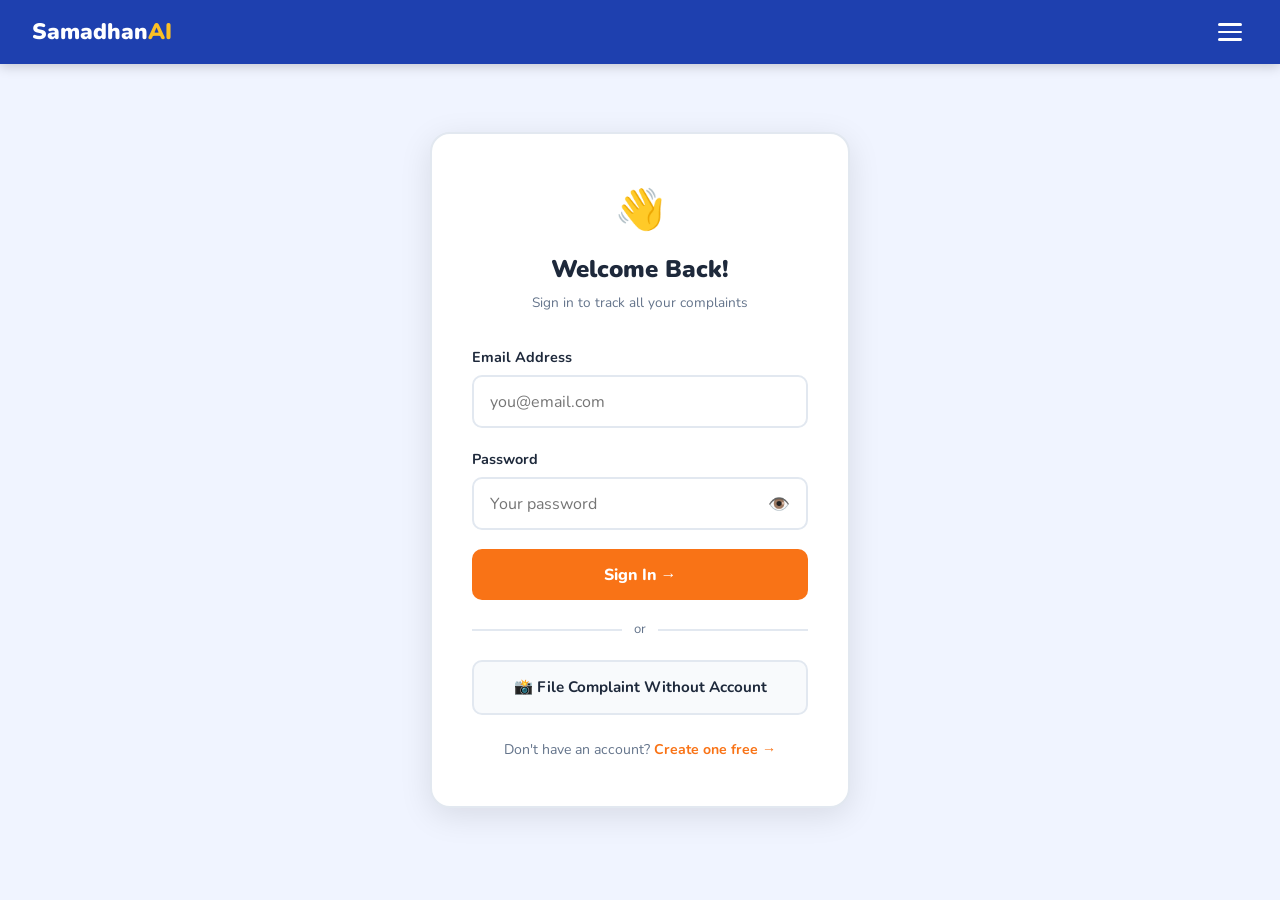
<file: src/main/resources/static/admin.html>
<!DOCTYPE html>
<html lang="en">
<head>
    <meta charset="UTF-8"/>
    <meta name="viewport" content="width=device-width,initial-scale=1.0"/>
    <title>Admin Panel — SamadhanAI</title>
    <link href="https://fonts.googleapis.com/css2?family=Nunito:wght@400;500;600;700;800;900&display=swap" rel="stylesheet"/>
    <link rel="stylesheet" href="css/style.css"/>
    <style>
        *{margin:0;padding:0;box-sizing:border-box;}
        :root{--blue:#1e40af;--blue2:#2563eb;--orange:#f97316;--green:#16a34a;--red:#dc2626;--yellow:#d97706;--bg:#f8fafc;--white:#fff;--gray:#64748b;--border:#e2e8f0;--text:#1e293b;}
        body{font-family:'Nunito',sans-serif;background:var(--bg);color:var(--text);}
        a{text-decoration:none;color:inherit;}
        nav{background:var(--blue);height:64px;display:flex;align-items:center;justify-content:space-between;padding:0 2rem;position:sticky;top:0;z-index:200;box-shadow:0 2px 12px rgba(0,0,0,.2);}
        .logo{font-size:1.4rem;font-weight:900;color:#fff;}.logo span{color:#fbbf24;}
        .nav-links{display:flex;align-items:center;gap:1rem;}.nav-links a{color:#bfdbfe;font-size:.9rem;font-weight:600;}.nav-links a:hover{color:#fff;}
        .admin-chip{background:rgba(249,115,22,.2);color:#fed7aa;padding:.25rem .8rem;border-radius:20px;font-size:.75rem;font-weight:800;border:1px solid rgba(249,115,22,.3);}
        .logout-btn{background:rgba(239,68,68,.2);color:#fca5a5;padding:.35rem .9rem;border-radius:8px;font-size:.85rem;font-weight:700;border:1px solid rgba(239,68,68,.3);cursor:pointer;font-family:'Nunito',sans-serif;}
        .page-hdr{background:linear-gradient(135deg,var(--orange),#dc6b00);color:#fff;padding:2.5rem 2rem;text-align:center;}
        .page-hdr h1{font-size:1.8rem;font-weight:900;margin-bottom:.3rem;}
        .page-hdr p{color:rgba(255,255,255,.85);font-size:.95rem;}
        .main{max-width:1100px;margin:0 auto;padding:2rem;}
        .card{background:#fff;border:2px solid var(--border);border-radius:16px;padding:1.8rem;margin-bottom:1.5rem;}
        .stats-grid{display:grid;grid-template-columns:repeat(auto-fit,minmax(160px,1fr));gap:1rem;margin-bottom:1.5rem;}
        .stat-card{background:#fff;border:2px solid var(--border);border-radius:14px;padding:1.4rem;text-align:center;transition:.2s;}
        .stat-card:hover{transform:translateY(-2px);box-shadow:0 4px 16px rgba(0,0,0,.08);}
        .stat-n{font-size:2rem;font-weight:900;line-height:1;margin-bottom:.25rem;}
        .stat-l{font-size:.7rem;font-weight:700;color:var(--gray);text-transform:uppercase;letter-spacing:.05em;}
        .tabs{display:flex;gap:.4rem;background:#f1f5f9;padding:.35rem;border-radius:12px;border:2px solid var(--border);width:fit-content;margin-bottom:1.5rem;}
        .tab-btn{padding:.55rem 1.5rem;border-radius:9px;cursor:pointer;font-family:'Nunito',sans-serif;font-size:.9rem;font-weight:700;color:var(--gray);border:none;background:none;transition:.18s;}
        .tab-btn.active{background:#fff;color:var(--blue);box-shadow:0 2px 8px rgba(0,0,0,.1);}
        .tab-pane{display:none;}.tab-pane.active{display:block;}
        .filter-row{display:flex;gap:.7rem;flex-wrap:wrap;margin-bottom:1.2rem;}
        .filter-row input,.filter-row select{padding:.65rem .95rem;border:2px solid var(--border);border-radius:10px;font-family:'Nunito',sans-serif;font-size:.88rem;color:var(--text);background:#fff;outline:none;transition:.18s;}
        .filter-row input{flex:1;min-width:200px;}
        .filter-row input:focus,.filter-row select:focus{border-color:var(--blue2);}
        .table-wrap{overflow-x:auto;}
        table{width:100%;border-collapse:collapse;font-size:.86rem;}
        thead th{font-size:.7rem;font-weight:700;color:var(--gray);text-transform:uppercase;letter-spacing:.05em;padding:.75rem .9rem;text-align:left;border-bottom:2px solid var(--border);white-space:nowrap;background:#f8fafc;}
        tbody td{padding:.85rem .9rem;border-bottom:1.5px solid var(--border);color:var(--text);vertical-align:middle;}
        tbody tr:last-child td{border:none;}
        tbody tr:hover td{background:#f8fafc;}
        .s-badge{display:inline-flex;align-items:center;padding:.22rem .75rem;border-radius:20px;font-size:.76rem;font-weight:700;}
        .s-PENDING{background:#fffbeb;color:var(--yellow);border:1.5px solid #fde68a;}
        .s-IN_PROGRESS{background:#eff6ff;color:var(--blue2);border:1.5px solid #bfdbfe;}
        .s-RESOLVED{background:#f0fdf4;color:var(--green);border:1.5px solid #bbf7d0;}
        .s-REJECTED{background:#fef2f2;color:var(--red);border:1.5px solid #fecaca;}
        .s-ACTIVE{background:#f0fdf4;color:var(--green);border:1.5px solid #bbf7d0;}
        .s-DISABLED{background:#fef2f2;color:var(--red);border:1.5px solid #fecaca;}
        .s-USER{background:#eff6ff;color:var(--blue2);border:1.5px solid #bfdbfe;}
        .s-ADMIN{background:#fff7ed;color:var(--orange);border:1.5px solid #fed7aa;}
        .mini-av{width:34px;height:34px;border-radius:50%;background:linear-gradient(135deg,var(--orange),#f59e0b);display:flex;align-items:center;justify-content:center;font-size:.9rem;font-weight:900;color:#fff;flex-shrink:0;}
        .btn{display:inline-flex;align-items:center;gap:.3rem;padding:.5rem 1rem;border-radius:8px;font-family:'Nunito',sans-serif;font-size:.82rem;font-weight:700;cursor:pointer;border:none;transition:.18s;text-decoration:none;}
        .btn-blue-soft{background:#eff6ff;color:var(--blue2);border:1.5px solid #bfdbfe;}.btn-blue-soft:hover{background:#dbeafe;}
        .btn-orange-soft{background:#fff7ed;color:var(--orange);border:1.5px solid #fed7aa;}.btn-orange-soft:hover{background:#ffedd5;}
        .btn-red-soft{background:#fef2f2;color:var(--red);border:1.5px solid #fecaca;}.btn-red-soft:hover{background:#fee2e2;}
        .btn-green-soft{background:#f0fdf4;color:var(--green);border:1.5px solid #bbf7d0;}.btn-green-soft:hover{background:#dcfce7;}
        .btn-orange{background:var(--orange);color:#fff;}.btn-orange:hover{background:#ea6c00;}
        .btn-gray{background:#f1f5f9;color:var(--text);border:2px solid var(--border);}.btn-gray:hover{background:#e2e8f0;}
        .btn-sm{padding:.4rem .85rem;font-size:.78rem;}
        .btn-full{width:100%;justify-content:center;}
        .modal-overlay{display:none;position:fixed;inset:0;background:rgba(0,0,0,.5);z-index:999;align-items:center;justify-content:center;padding:1rem;}
        .modal-overlay.open{display:flex;}
        .modal{background:#fff;border-radius:20px;padding:2rem;max-width:440px;width:100%;box-shadow:0 20px 60px rgba(0,0,0,.2);animation:popIn .2s ease;}
        @keyframes popIn{from{transform:scale(.94);opacity:0;}to{transform:scale(1);opacity:1;}}
        .modal h3{font-size:1.15rem;font-weight:900;margin-bottom:.25rem;}
        .modal .sub{font-size:.82rem;color:var(--gray);margin-bottom:1.2rem;}
        .form-group{margin-bottom:1rem;}
        .form-group label{display:block;font-size:.85rem;font-weight:700;color:var(--text);margin-bottom:.35rem;}
        select,textarea{width:100%;padding:.8rem 1rem;border:2px solid var(--border);border-radius:10px;font-family:'Nunito',sans-serif;font-size:.9rem;color:var(--text);background:#fff;outline:none;transition:.18s;}
        textarea{resize:vertical;min-height:80px;}
        select:focus,textarea:focus{border-color:var(--blue2);}
        .modal-actions{display:flex;gap:.75rem;margin-top:1.3rem;}
        .loading{text-align:center;padding:2rem;color:var(--gray);font-size:.9rem;}
        .spinner{width:24px;height:24px;border:3px solid var(--border);border-top-color:var(--blue2);border-radius:50%;animation:spin .7s linear infinite;margin:0 auto .6rem;}
        @keyframes spin{to{transform:rotate(360deg);}}
        .toast{position:fixed;bottom:1.5rem;right:1.5rem;background:var(--text);color:#fff;padding:.8rem 1.4rem;border-radius:10px;font-size:.88rem;font-weight:600;display:none;z-index:9999;box-shadow:0 4px 16px rgba(0,0,0,.25);}
        @media(max-width:600px){.tabs{width:100%;}.tab-btn{flex:1;text-align:center;}}
    </style>
</head>
<body>

<!-- ✅ CHANGE 1 -->
<nav>
    <a href="index.html" class="logo">Samadhan<span>AI</span></a>
    <button class="hamburger" id="hamburger" onclick="toggleNav()" aria-label="Menu">
        <span></span><span></span><span></span>
    </button>
</nav>

<!-- ✅ CHANGE 2 — nav-login-btn + nav-profile-btn added for auth.js initNav() -->
<div class="mobile-nav" id="mobile-nav">
    <a href="index.html">🏠 Home</a>
    <a href="dashboard.html">📊 Dashboard</a>
    <a href="track.html">🔍 Track</a>
    <a href="submit.html" class="nav-cta">📸 File Complaint</a>
    <a href="login.html" id="nav-login-btn" style="display:none;">Login</a>
    <a href="profile.html" id="nav-profile-btn" style="display:none;"></a>
    <button class="logout-btn" onclick="doLogout()">Logout</button>
</div>


<div class="page-hdr">
    <h1>🛡️ Admin Panel</h1>
    <p>Manage users, complaints, and update statuses</p>
</div>

<div class="main">

    <div class="stats-grid">
        <div class="stat-card"><div class="stat-n" id="as-users" style="color:var(--blue)">—</div><div class="stat-l">👥 Total Users</div></div>
        <div class="stat-card"><div class="stat-n" id="as-total" style="color:var(--orange)">—</div><div class="stat-l">📋 Total Complaints</div></div>
        <div class="stat-card"><div class="stat-n" id="as-res" style="color:var(--green)">—</div><div class="stat-l">✅ Resolved</div></div>
        <div class="stat-card"><div class="stat-n" id="as-ign" style="color:var(--red)">—</div><div class="stat-l">🚨 Ignored 30d+</div></div>
    </div>

    <div class="tabs">
        <button class="tab-btn active" onclick="switchTab('users',this)">👥 Users</button>
        <button class="tab-btn" onclick="switchTab('complaints',this)">📋 Complaints</button>
    </div>

    <!-- TAB: USERS -->
    <div class="tab-pane active" id="tab-users">
        <div class="card">
            <div style="display:flex;justify-content:space-between;align-items:center;margin-bottom:1.2rem;">
                <div style="font-size:1rem;font-weight:900;">All Users</div>
                <span style="font-size:.82rem;color:var(--gray);" id="users-count"></span>
            </div>
            <div class="filter-row">
                <input type="text" id="user-search" placeholder="🔍 Search by name or email..." oninput="filterUsers()"/>
                <select id="user-role-f" onchange="filterUsers()">
                    <option value="">All Roles</option>
                    <option value="USER">Users</option>
                    <option value="ADMIN">Admins</option>
                </select>
            </div>
            <div id="users-loading" class="loading"><div class="spinner"></div>Loading users...</div>
            <div class="table-wrap" id="users-table-wrap" style="display:none;">
                <table>
                    <thead><tr><th>User</th><th>Email</th><th>Complaints</th><th>Joined</th><th>Role</th><th>Status</th><th>Actions</th></tr></thead>
                    <tbody id="users-body"></tbody>
                </table>
            </div>
        </div>
    </div>

    <!-- TAB: COMPLAINTS -->
    <div class="tab-pane" id="tab-complaints">
        <div class="card">
            <div style="display:flex;justify-content:space-between;align-items:center;margin-bottom:1.2rem;">
                <div style="font-size:1rem;font-weight:900;">All Complaints</div>
                <span style="font-size:.82rem;color:var(--gray);" id="comp-count"></span>
            </div>
            <div class="filter-row">
                <input type="text" id="comp-search" placeholder="🔍 Search by ID, type, ward..." oninput="filterComplaints()"/>
                <select id="comp-status-f" onchange="filterComplaints()">
                    <option value="">All Statuses</option>
                    <option value="PENDING">⏳ Pending</option>
                    <option value="IN_PROGRESS">🔄 In Progress</option>
                    <option value="RESOLVED">✅ Resolved</option>
                    <option value="REJECTED">❌ Rejected</option>
                </select>
                <select id="comp-dept-f" onchange="filterComplaints()">
                    <option value="">All Departments</option>
                    <option value="PWD">PWD</option>
                    <option value="MUNICIPAL_CORPORATION">Municipal Corp</option>
                    <option value="ELECTRICITY_BOARD">Electricity Board</option>
                    <option value="WATER_SUPPLY">Water Supply</option>
                    <option value="SANITATION">Sanitation</option>
                </select>
            </div>
            <div id="comp-loading" class="loading"><div class="spinner"></div>Loading complaints...</div>
            <div class="table-wrap" id="comp-table-wrap" style="display:none;">
                <table>
                    <thead><tr><th>Reference ID</th><th>Type</th><th>Department</th><th>Ward</th><th>Filed By</th><th>Date</th><th>Status</th><th>Resolved By</th><th>Actions</th></tr></thead>
                    <tbody id="comp-body"></tbody>
                </table>
            </div>
        </div>
    </div>

</div>

<!-- STATUS MODAL -->
<div class="modal-overlay" id="status-modal">
    <div class="modal">
        <h3>📋 Update Status</h3>
        <p class="sub" id="modal-ref-txt">Complaint: —</p>
        <div class="form-group">
            <label>New Status</label>
            <select id="new-status">
                <option value="PENDING">⏳ Pending</option>
                <option value="IN_PROGRESS">🔄 In Progress</option>
                <option value="RESOLVED">✅ Resolved</option>
                <option value="REJECTED">❌ Rejected</option>
            </select>
        </div>
        <div class="form-group">
            <label>Resolution Note <span style="color:var(--gray);font-weight:400;font-size:.78rem;">(sent to citizen via email)</span></label>
            <textarea id="res-note" placeholder="e.g. Pothole filled on Jan 15 by PWD team..."></textarea>
        </div>
        <div class="modal-actions">
            <button class="btn btn-gray btn-full" onclick="closeStatusModal()">Cancel</button>
            <button class="btn btn-orange btn-full" onclick="confirmStatus()">✅ Update</button>
        </div>
    </div>
</div>

<div class="toast" id="toast"></div>

<script>
    if(!localStorage.getItem('sam_token')){location.href='login.html';}
    try{const u=JSON.parse(localStorage.getItem('sam_user')||'null');if(u&&u.role!=='ADMIN'){location.href='profile.html';}}catch(e){}

    // ✅ CHANGE 3
    function toggleNav() {
        document.getElementById('hamburger').classList.toggle('open');
        document.getElementById('mobile-nav').classList.toggle('open');
    }
    document.addEventListener('click', function(e) {
        const h = document.getElementById('hamburger');
        const n = document.getElementById('mobile-nav');
        if (!h.contains(e.target) && !n.contains(e.target)) {
            h.classList.remove('open');
            n.classList.remove('open');
        }
    });
</script>
<script src="js/auth.js"></script>
<script src="js/admin.js"></script>
</body>
</html>
</file>
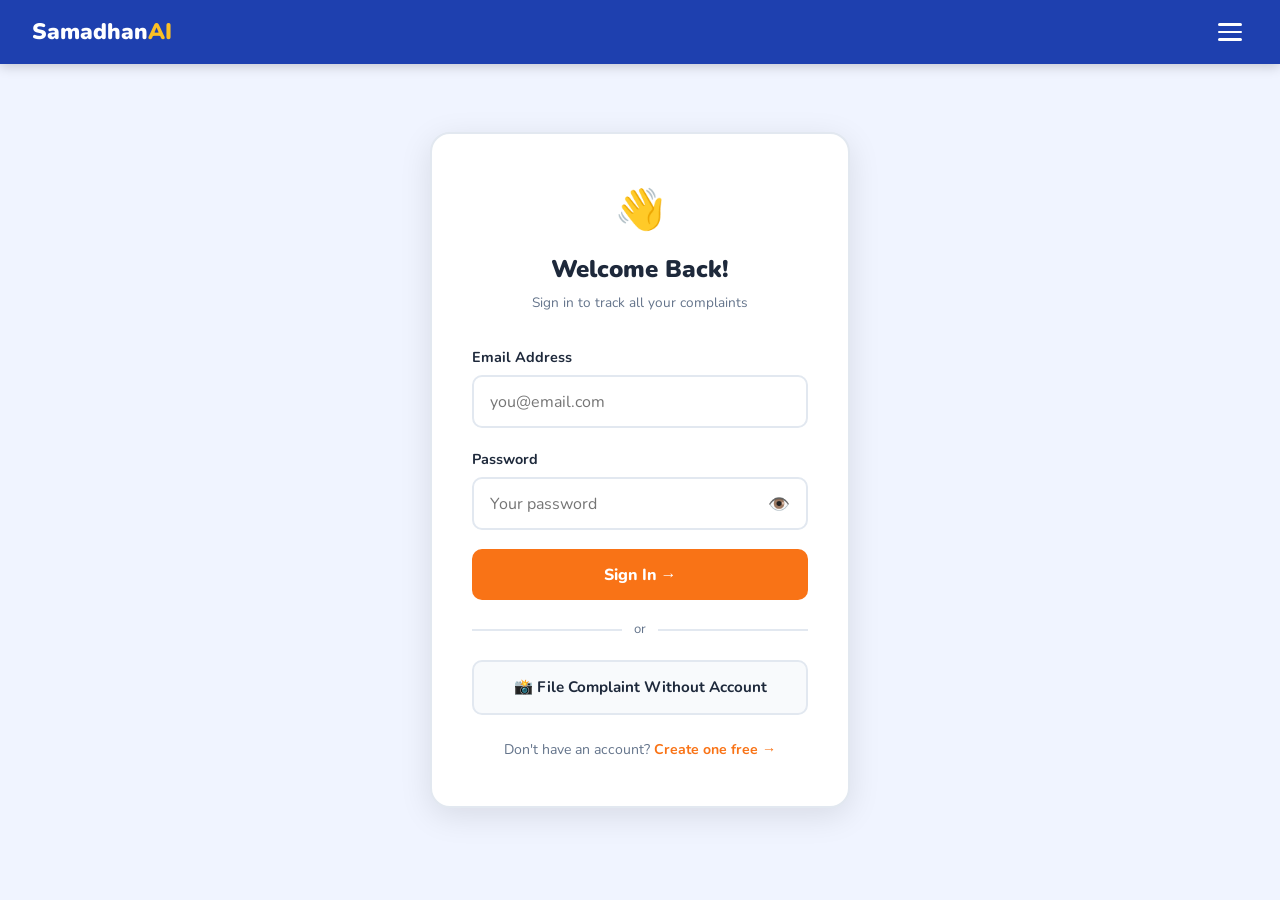
<file: src/main/resources/static/profile.html>
<!DOCTYPE html>
<html lang="en">
<head>
    <meta charset="UTF-8"/>
    <meta name="viewport" content="width=device-width,initial-scale=1.0"/>
    <title>My Profile — SamadhanAI</title>
    <link href="https://fonts.googleapis.com/css2?family=Nunito:wght@400;500;600;700;800;900&display=swap" rel="stylesheet"/>
    <link rel="stylesheet" href="css/style.css"/>
    <style>
        *{margin:0;padding:0;box-sizing:border-box;}
        :root{--blue:#1e40af;--blue2:#2563eb;--orange:#f97316;--green:#16a34a;--red:#dc2626;--yellow:#d97706;--bg:#f8fafc;--white:#fff;--gray:#64748b;--border:#e2e8f0;--text:#1e293b;}
        body{font-family:'Nunito',sans-serif;background:var(--bg);color:var(--text);}
        a{text-decoration:none;color:inherit;}
        nav{background:var(--blue);height:64px;display:flex;align-items:center;justify-content:space-between;padding:0 2rem;position:sticky;top:0;z-index:200;box-shadow:0 2px 12px rgba(0,0,0,.2);}
        .logo{font-size:1.4rem;font-weight:900;color:#fff;}.logo span{color:#fbbf24;}
        .nav-links{display:flex;align-items:center;gap:1rem;}.nav-links a{color:#bfdbfe;font-size:.9rem;font-weight:600;}.nav-links a:hover{color:#fff;}
        .logout-btn{background:rgba(239,68,68,.2);color:#fca5a5;padding:.35rem .9rem;border-radius:8px;font-size:.88rem;font-weight:700;border:1px solid rgba(239,68,68,.3);cursor:pointer;font-family:'Nunito',sans-serif;}
        .logout-btn:hover{background:rgba(239,68,68,.3);}
        .page-hdr{background:var(--blue);color:#fff;padding:2.5rem 2rem;text-align:center;}
        .page-hdr h1{font-size:1.8rem;font-weight:900;margin-bottom:.3rem;}
        .page-hdr p{color:#bfdbfe;font-size:.95rem;}
        .main{max-width:800px;margin:0 auto;padding:2rem;}
        .card{background:#fff;border:2px solid var(--border);border-radius:16px;padding:1.8rem;margin-bottom:1.5rem;}
        .card-hdr{display:flex;align-items:center;gap:.75rem;margin-bottom:1.3rem;}
        .card-ico{width:44px;height:44px;border-radius:12px;display:flex;align-items:center;justify-content:center;font-size:1.3rem;flex-shrink:0;}
        .card-hdr h3{font-size:1.05rem;font-weight:800;color:var(--text);}
        .card-hdr p{font-size:.78rem;color:var(--gray);}
        .avatar{width:72px;height:72px;border-radius:50%;background:linear-gradient(135deg,var(--orange),#f59e0b);display:flex;align-items:center;justify-content:center;font-size:1.8rem;font-weight:900;color:#fff;flex-shrink:0;box-shadow:0 4px 16px rgba(249,115,22,.3);}
        .role-badge{display:inline-flex;align-items:center;gap:.3rem;padding:.2rem .75rem;border-radius:20px;font-size:.72rem;font-weight:800;margin-top:.4rem;}
        .role-USER{background:#eff6ff;color:var(--blue2);border:1.5px solid #bfdbfe;}
        .role-ADMIN{background:#fff7ed;color:var(--orange);border:1.5px solid #fed7aa;}
        .stats-grid{display:grid;grid-template-columns:repeat(auto-fit,minmax(140px,1fr));gap:1rem;margin-bottom:1.5rem;}
        .stat-card{background:#fff;border:2px solid var(--border);border-radius:14px;padding:1.2rem;text-align:center;transition:.2s;}
        .stat-card:hover{transform:translateY(-2px);box-shadow:0 4px 16px rgba(0,0,0,.07);}
        .stat-n{font-size:1.9rem;font-weight:900;line-height:1;margin-bottom:.25rem;}
        .stat-l{font-size:.7rem;font-weight:700;color:var(--gray);text-transform:uppercase;letter-spacing:.05em;}
        .tabs{display:flex;gap:.4rem;background:#f1f5f9;padding:.35rem;border-radius:12px;border:2px solid var(--border);width:fit-content;margin-bottom:1.5rem;}
        .tab-btn{padding:.55rem 1.4rem;border-radius:9px;cursor:pointer;font-family:'Nunito',sans-serif;font-size:.9rem;font-weight:700;color:var(--gray);border:none;background:none;transition:.18s;}
        .tab-btn.active{background:#fff;color:var(--blue);box-shadow:0 2px 8px rgba(0,0,0,.1);}
        .tab-pane{display:none;}.tab-pane.active{display:block;}
        .comp-row{display:flex;justify-content:space-between;align-items:center;padding:1rem 0;border-bottom:1.5px solid var(--border);gap:1rem;flex-wrap:wrap;}
        .comp-row:last-child{border:none;}
        .comp-ref{font-size:.92rem;font-weight:800;color:var(--text);}
        .comp-meta{font-size:.76rem;color:var(--gray);margin-top:.15rem;}
        .status-badge{display:inline-flex;align-items:center;gap:.3rem;padding:.25rem .8rem;border-radius:20px;font-size:.76rem;font-weight:700;}
        .s-PENDING{background:#fffbeb;color:var(--yellow);border:1.5px solid #fde68a;}
        .s-IN_PROGRESS{background:#eff6ff;color:var(--blue2);border:1.5px solid #bfdbfe;}
        .s-RESOLVED{background:#f0fdf4;color:var(--green);border:1.5px solid #bbf7d0;}
        .s-REJECTED{background:#fef2f2;color:var(--red);border:1.5px solid #fecaca;}
        .form-group{margin-bottom:1.1rem;}
        .form-group label{display:block;font-size:.88rem;font-weight:700;color:var(--text);margin-bottom:.4rem;}
        input[type=text],input[type=tel],input[type=password]{width:100%;padding:.82rem 1rem;border:2px solid var(--border);border-radius:10px;font-family:'Nunito',sans-serif;font-size:.95rem;color:var(--text);background:#fff;outline:none;transition:.18s;}
        input:focus{border-color:var(--blue2);box-shadow:0 0 0 3px rgba(37,99,235,.12);}
        .pw-wrap{position:relative;}.pw-wrap input{padding-right:3rem;}
        .pw-eye{position:absolute;right:.9rem;top:50%;transform:translateY(-50%);background:none;border:none;cursor:pointer;font-size:1rem;color:var(--gray);}
        .btn{display:inline-flex;align-items:center;gap:.4rem;padding:.75rem 1.5rem;border-radius:10px;font-family:'Nunito',sans-serif;font-size:.92rem;font-weight:700;cursor:pointer;border:none;transition:.18s;text-decoration:none;}
        .btn-orange{background:var(--orange);color:#fff;}.btn-orange:hover{background:#ea6c00;}
        .btn-blue{background:var(--blue2);color:#fff;}.btn-blue:hover{background:var(--blue);}
        .btn-gray{background:#f1f5f9;color:var(--text);border:2px solid var(--border);}.btn-gray:hover{background:#e2e8f0;}
        .btn-sm{padding:.5rem 1rem;font-size:.82rem;}
        .notice{border-radius:10px;padding:.85rem 1rem;font-size:.85rem;display:flex;align-items:center;gap:.6rem;margin-bottom:1rem;}
        .n-green{background:#f0fdf4;border:1.5px solid #bbf7d0;color:#14532d;}
        .n-red{background:#fef2f2;border:1.5px solid #fecaca;color:#991b1b;}
        .admin-banner{background:linear-gradient(135deg,var(--orange),#dc6b00);border-radius:14px;padding:1.4rem 1.8rem;display:flex;justify-content:space-between;align-items:center;flex-wrap:wrap;gap:1rem;margin-bottom:1.5rem;}
        .admin-banner h4{color:#fff;font-size:1rem;font-weight:900;}
        .admin-banner p{color:rgba(255,255,255,.85);font-size:.82rem;margin-top:.15rem;}
        .loading{text-align:center;padding:2rem;color:var(--gray);}
        .spinner{width:24px;height:24px;border:3px solid var(--border);border-top-color:var(--blue2);border-radius:50%;animation:spin .7s linear infinite;margin:0 auto .6rem;}
        @keyframes spin{to{transform:rotate(360deg);}}
        @media(max-width:600px){.nav-links a{display:none;}.tabs{width:100%;}.tab-btn{flex:1;text-align:center;}}
    </style>
</head>
<body>

<nav>
    <a href="index.html" class="logo">Samadhan<span>AI</span></a>
    <button class="hamburger" id="hamburger" onclick="toggleNav()" aria-label="Menu">
        <span></span><span></span><span></span>
    </button>
</nav>

<div class="mobile-nav" id="mobile-nav">
    <a href="index.html">🏠 Home</a>
    <a href="dashboard.html">📊 Dashboard</a>
    <a href="track.html">🔍 Track</a>
    <a href="submit.html" class="nav-cta">📸 File Complaint</a>
    <button class="logout-btn" onclick="doLogout()">Logout</button>
</div>

<div class="page-hdr">
    <h1>👤 My Profile</h1>
    <p>Manage your account and track all your complaints</p>
</div>

<div class="main">

    <!-- ADMIN BANNER -->
    <div class="admin-banner" id="admin-banner" style="display:none;">
        <div>
            <h4>🛡️ You have Admin Access</h4>
            <p>Manage all users, complaints, and update statuses</p>
        </div>
        <a href="admin.html" class="btn" style="background:#fff;color:var(--orange);font-weight:800;">Open Admin Panel →</a>
    </div>

    <!-- PROFILE CARD -->
    <div class="card">
        <div style="display:flex;align-items:center;gap:1.2rem;">
            <div class="avatar" id="avatar">?</div>
            <div>
                <div style="font-size:1.3rem;font-weight:900;" id="p-name">Loading...</div>
                <div style="font-size:.85rem;color:var(--gray);" id="p-email">—</div>
                <div id="p-role" class="role-badge role-USER" style="margin-top:.4rem;">USER</div>
            </div>
        </div>
    </div>

    <!-- STATS -->
    <div class="stats-grid">
        <div class="stat-card"><div class="stat-n" id="ms-total" style="color:var(--blue)">—</div><div class="stat-l">Total Filed</div></div>
        <div class="stat-card"><div class="stat-n" id="ms-res"   style="color:var(--green)">—</div><div class="stat-l">✅ Resolved</div></div>
        <div class="stat-card"><div class="stat-n" id="ms-pend"  style="color:var(--orange)">—</div><div class="stat-l">⏳ Pending</div></div>
    </div>

    <!-- TABS -->
    <div class="tabs">
        <button class="tab-btn active" onclick="switchTab('complaints',this)">📋 My Complaints</button>
        <button class="tab-btn"        onclick="switchTab('settings',this)">⚙️ Settings</button>
    </div>

    <!-- TAB: COMPLAINTS -->
    <div class="tab-pane active" id="tab-complaints">
        <div class="card">
            <div style="display:flex;justify-content:space-between;align-items:center;margin-bottom:1.2rem;">
                <div style="font-size:1rem;font-weight:900;">My Complaints</div>
                <a href="submit.html" class="btn btn-orange btn-sm">+ File New</a>
            </div>
            <div id="comp-loading" class="loading"><div class="spinner"></div>Loading complaints...</div>
            <div id="comp-list" style="display:none;"></div>
        </div>
    </div>

    <!-- TAB: SETTINGS -->
    <div class="tab-pane" id="tab-settings">

        <!-- Edit Profile -->
        <div class="card">
            <div class="card-hdr">
                <div class="card-ico" style="background:#fff7ed;">✏️</div>
                <div><h3>Edit Profile</h3><p>Update your display name and phone</p></div>
            </div>
            <div class="notice n-green" id="prof-ok"  style="display:none;"><span>✅</span><span>Profile updated!</span></div>
            <div class="notice n-red"   id="prof-err" style="display:none;"><span>❌</span><span id="prof-err-txt"></span></div>
            <div class="form-group">
                <label>Full Name</label>
                <input type="text" id="edit-name" placeholder="Your full name"/>
            </div>
            <!-- ✅ FIX: edit-phone add kiya — was missing, profile.js use karta hai -->
            <div class="form-group">
                <label>Mobile Number</label>
                <input type="tel" id="edit-phone" placeholder="10-digit number"/>
            </div>
            <button class="btn btn-orange" onclick="saveProfile()">💾 Save Profile</button>
        </div>

        <!-- Change Password -->
        <div class="card">
            <div class="card-hdr">
                <div class="card-ico" style="background:#eff6ff;">🔒</div>
                <div><h3>Change Password</h3><p>Keep your account secure</p></div>
            </div>
            <div class="notice n-green" id="pw-ok"  style="display:none;"><span>✅</span><span>Password changed!</span></div>
            <div class="notice n-red"   id="pw-err" style="display:none;"><span>❌</span><span id="pw-err-txt"></span></div>
            <div class="form-group">
                <label>Current Password</label>
                <div class="pw-wrap">
                    <input type="password" id="old-pw" placeholder="Current password"/>
                    <button class="pw-eye" onclick="togglePw('old-pw',this)" type="button">👁️</button>
                </div>
            </div>
            <div class="form-group">
                <label>New Password</label>
                <div class="pw-wrap">
                    <!-- ✅ FIX: placeholder "Min. 6 characters" — matches backend @Size(min=6) + JS validation -->
                    <input type="password" id="new-pw" placeholder="Min. 6 characters"/>
                    <button class="pw-eye" onclick="togglePw('new-pw',this)" type="button">👁️</button>
                </div>
            </div>
            <div class="form-group">
                <label>Confirm New Password</label>
                <div class="pw-wrap">
                    <input type="password" id="conf-pw" placeholder="Re-enter new password"/>
                    <button class="pw-eye" onclick="togglePw('conf-pw',this)" type="button">👁️</button>
                </div>
            </div>
            <button class="btn btn-blue" onclick="changePw()">🔒 Update Password</button>
        </div>
    </div>

</div><!-- /main -->

<script>
    if (!localStorage.getItem('sam_token')) { location.href = 'login.html'; }

    // ✅ FIX: switchTab removed — profile.js already defines it
    // Duplicate was causing override confusion

    function toggleNav() {
        document.getElementById('hamburger').classList.toggle('open');
        document.getElementById('mobile-nav').classList.toggle('open');
    }
    document.addEventListener('click', function(e) {
        const h = document.getElementById('hamburger');
        const n = document.getElementById('mobile-nav');
        if (!h.contains(e.target) && !n.contains(e.target)) {
            h.classList.remove('open');
            n.classList.remove('open');
        }
    });
</script>

<script src="js/auth.js"></script>
<script src="js/profile.js"></script>
</body>
</html>
</file>
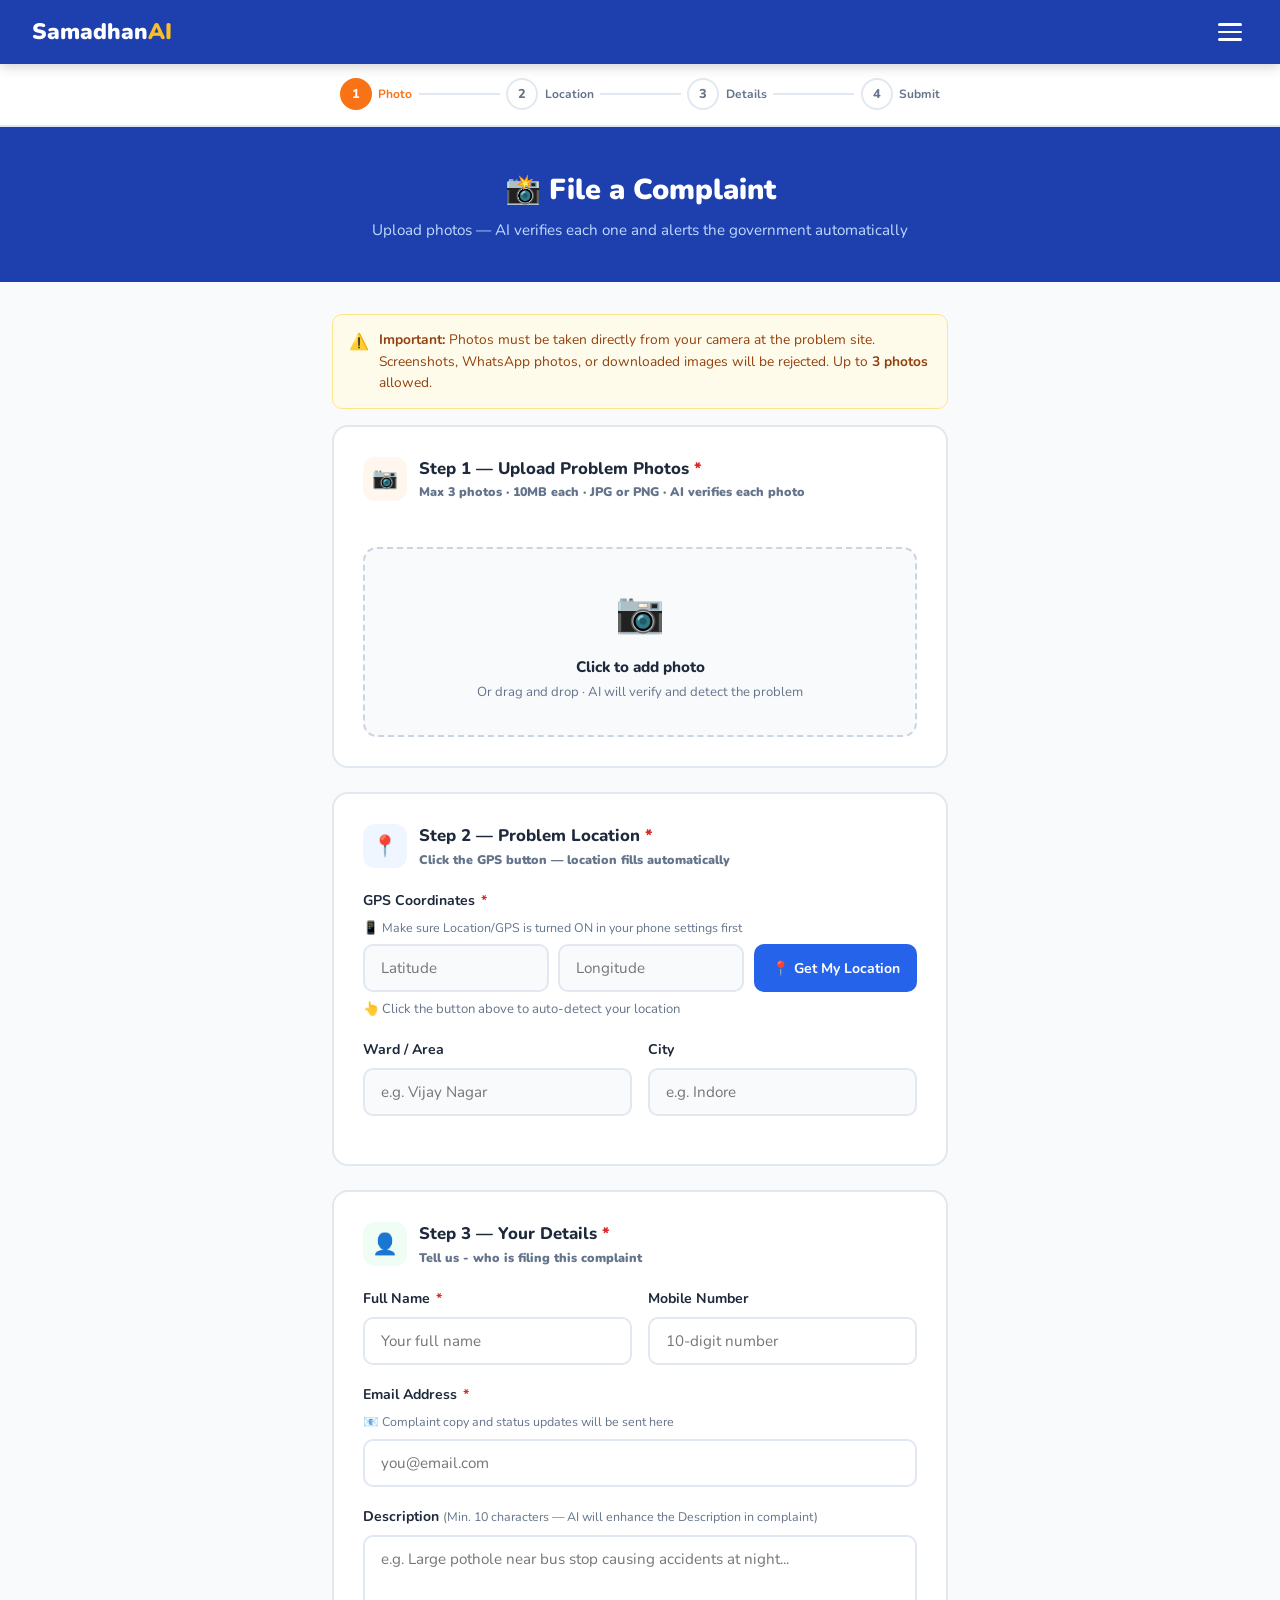
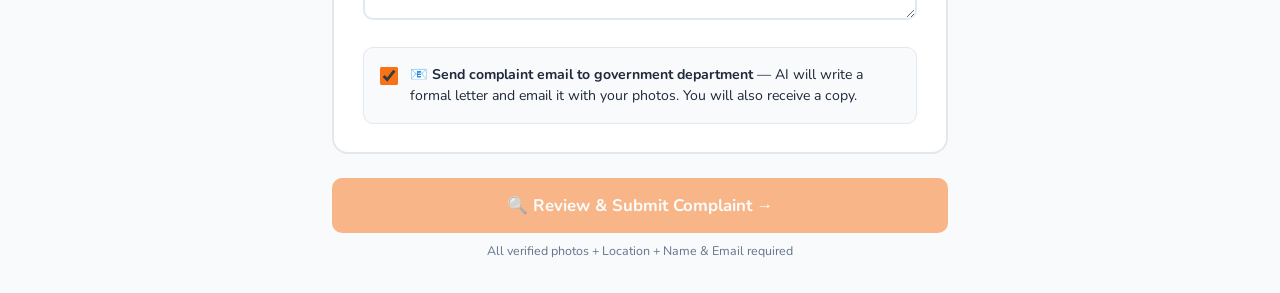
<file: src/main/resources/static/submit.html>
<!DOCTYPE html>
<html lang="en">
<head>
    <meta charset="UTF-8"/>
    <meta name="viewport" content="width=device-width,initial-scale=1.0"/>
    <title>File a Complaint — SamadhanAI</title>
    <link href="https://fonts.googleapis.com/css2?family=Nunito:wght@400;500;600;700;800;900&display=swap" rel="stylesheet"/>
    <link rel="stylesheet" href="css/style.css"/>
    <style>
        *{margin:0;padding:0;box-sizing:border-box;}
        :root{--blue:#1e40af;--blue2:#2563eb;--orange:#f97316;--orange2:#ea6c00;--green:#16a34a;--red:#dc2626;--yellow:#d97706;--bg:#f8fafc;--white:#fff;--gray:#64748b;--border:#e2e8f0;--text:#1e293b;}
        body{font-family:'Nunito',sans-serif;background:var(--bg);color:var(--text);font-size:16px;line-height:1.6;}
        a{text-decoration:none;color:inherit;}
        nav{background:var(--blue);height:64px;display:flex;align-items:center;justify-content:space-between;padding:0 2rem;position:sticky;top:0;z-index:200;box-shadow:0 2px 12px rgba(0,0,0,.2);}
        .logo{font-size:1.4rem;font-weight:900;color:#fff;}.logo span{color:#fbbf24;}
        .nav-links{display:flex;align-items:center;gap:1rem;}.nav-links a{color:#bfdbfe;font-size:.9rem;font-weight:600;transition:.15s;}.nav-links a:hover{color:#fff;}
        .page-hdr{background:var(--blue);color:#fff;padding:2.5rem 2rem;text-align:center;}
        .page-hdr h1{font-size:1.8rem;font-weight:900;margin-bottom:.3rem;}
        .page-hdr p{color:#bfdbfe;font-size:.95rem;}
        .progress-bar{background:#fff;border-bottom:2px solid var(--border);padding:.9rem 2rem;}
        .prog-inner{display:flex;align-items:center;max-width:600px;margin:0 auto;}
        .prog-step{display:flex;align-items:center;gap:.4rem;}
        .prog-circle{width:32px;height:32px;border-radius:50%;border:2.5px solid var(--border);background:#fff;display:flex;align-items:center;justify-content:center;font-weight:800;font-size:.8rem;color:var(--gray);flex-shrink:0;transition:.25s;}
        .prog-circle.active{background:var(--orange);border-color:var(--orange);color:#fff;}
        .prog-circle.done{background:var(--green);border-color:var(--green);color:#fff;}
        .prog-label{font-size:.75rem;font-weight:700;color:var(--gray);transition:.25s;}
        .prog-label.active{color:var(--orange);}
        .prog-line{flex:1;height:2px;background:var(--border);margin:0 .4rem;transition:.25s;}
        .prog-line.done{background:var(--green);}
        .main{max-width:680px;margin:0 auto;padding:2rem;}
        .card{background:#fff;border:2px solid var(--border);border-radius:16px;padding:1.8rem;margin-bottom:1.5rem;}
        .card-title{display:flex;align-items:center;gap:.75rem;margin-bottom:1.3rem;}
        .card-icon{width:44px;height:44px;border-radius:12px;display:flex;align-items:center;justify-content:center;font-size:1.3rem;flex-shrink:0;}
        .card-title h3{font-size:1.05rem;font-weight:800;color:var(--text);}
        .card-title p{font-size:.78rem;color:var(--gray);}
        .upload-zone{border:2.5px dashed #cbd5e1;border-radius:14px;padding:2rem 1.5rem;text-align:center;cursor:pointer;transition:.2s;background:#f8fafc;margin-top:.8rem;}
        .upload-zone:hover,.upload-zone.over{border-color:var(--orange);background:#fff7ed;}
        .upload-zone .uz-icon{font-size:2.5rem;margin-bottom:.6rem;}
        .upload-zone h4{font-size:.95rem;font-weight:800;color:var(--text);margin-bottom:.2rem;}
        .upload-zone p{font-size:.82rem;color:var(--gray);}
        .photos-grid{display:grid;grid-template-columns:repeat(auto-fill,minmax(180px,1fr));gap:1rem;margin-bottom:.8rem;}
        .photo-card{border:2px solid var(--border);border-radius:12px;overflow:hidden;background:#fff;transition:.2s;}
        .photo-card.rejected-card{border-color:var(--red);background:#fff5f5;}
        .photo-preview-wrap{position:relative;}
        .photo-thumb{width:100%;height:140px;object-fit:cover;display:block;}
        .photo-remove-btn{position:absolute;top:6px;right:6px;background:rgba(0,0,0,.6);color:#fff;border:none;border-radius:50%;width:26px;height:26px;font-size:.8rem;cursor:pointer;display:flex;align-items:center;justify-content:center;font-weight:700;}
        .photo-remove-btn:hover{background:var(--red);}
        .photo-num{position:absolute;top:6px;left:6px;background:rgba(0,0,0,.55);color:#fff;font-size:.7rem;font-weight:800;padding:2px 7px;border-radius:20px;}
        .photo-status{padding:8px 10px;font-size:.76rem;font-weight:700;}
        .photo-status.analyzing{color:#0369a1;display:flex;align-items:center;gap:6px;}
        .photo-status.ok{color:var(--green);}
        .photo-status.rejected{color:var(--red);}
        .photo-type{display:block;font-size:.72rem;font-weight:600;color:var(--gray);margin-top:2px;}
        .photo-conf{display:block;font-size:.7rem;color:var(--gray);}
        .photo-reason{display:block;font-size:.72rem;font-weight:600;color:var(--red);margin-top:2px;line-height:1.4;}
        .photo-count-row{display:flex;justify-content:space-between;align-items:center;margin-bottom:.4rem;}
        .photo-count-label{font-size:.82rem;font-weight:700;color:var(--gray);}
        .spinner,.spinner-sm{border-radius:50%;animation:spin .7s linear infinite;flex-shrink:0;}
        .spinner{width:20px;height:20px;border:2.5px solid #e0f2fe;border-top-color:#0284c7;}
        .spinner-sm{width:14px;height:14px;border:2px solid #bae6fd;border-top-color:#0284c7;}
        @keyframes spin{to{transform:rotate(360deg);}}
        .form-group{margin-bottom:1.2rem;}
        .form-group label{display:block;font-size:.88rem;font-weight:700;color:var(--text);margin-bottom:.4rem;}
        .req{color:var(--red);margin-left:2px;}
        .hint{font-size:.78rem;color:var(--gray);margin-bottom:.4rem;line-height:1.5;}
        input[type=text],input[type=email],input[type=tel],textarea{width:100%;padding:.75rem 1rem;border:2px solid var(--border);border-radius:10px;font-family:'Nunito',sans-serif;font-size:.95rem;color:var(--text);background:#fff;outline:none;transition:.18s;}
        input:focus,textarea:focus{border-color:var(--blue2);box-shadow:0 0 0 3px rgba(37,99,235,.12);}
        input[readonly]{background:#f8fafc;color:var(--gray);}
        textarea{resize:vertical;min-height:85px;}
        .input-row{display:flex;gap:.6rem;}.input-row input{flex:1;}
        .form-row{display:grid;grid-template-columns:1fr 1fr;gap:1rem;}
        .gps-btn{background:var(--blue2);color:#fff;border:none;padding:.75rem 1.1rem;border-radius:10px;font-family:'Nunito',sans-serif;font-weight:700;font-size:.88rem;cursor:pointer;white-space:nowrap;flex-shrink:0;transition:.18s;}
        .gps-btn:hover{background:var(--blue);}
        .check-row{display:flex;align-items:flex-start;gap:.75rem;padding:1rem;background:#f8fafc;border:1.5px solid var(--border);border-radius:10px;}
        .check-row input[type=checkbox]{width:18px;height:18px;accent-color:var(--orange);flex-shrink:0;margin-top:3px;cursor:pointer;}
        .check-row label{font-size:.88rem;color:var(--text);cursor:pointer;line-height:1.5;}
        .btn{display:inline-flex;align-items:center;gap:.5rem;padding:.8rem 1.8rem;border-radius:10px;font-family:'Nunito',sans-serif;font-size:1rem;font-weight:700;cursor:pointer;border:none;transition:.18s;text-decoration:none;}
        .btn-orange{background:var(--orange);color:#fff;}.btn-orange:hover{background:var(--orange2);}
        .btn-blue{background:var(--blue2);color:#fff;}
        .btn-gray{background:#f1f5f9;color:var(--text);border:2px solid var(--border);}.btn-gray:hover{background:#e2e8f0;}
        .btn-sm{padding:.45rem 1rem;font-size:.82rem;}
        .btn-full{width:100%;justify-content:center;}
        .btn:disabled{opacity:.5;cursor:not-allowed;}
        .btn-wa{background:#16a34a;color:#fff;}.btn-wa:hover{background:#15803d;}
        .notice{border-radius:10px;padding:.9rem 1rem;font-size:.86rem;display:flex;align-items:flex-start;gap:.6rem;margin-bottom:1rem;line-height:1.55;}
        .notice span.ico{font-size:1rem;flex-shrink:0;margin-top:1px;}
        .n-yellow{background:#fffbeb;border:1.5px solid #fde68a;color:#92400e;}
        .n-red{background:#fef2f2;border:1.5px solid #fecaca;color:#991b1b;}
        .n-green{background:#f0fdf4;border:1.5px solid #bbf7d0;color:#14532d;}
        .success-card{display:none;background:#fff;border:2px solid #bbf7d0;border-radius:20px;padding:3rem 2rem;text-align:center;}
        .success-card h2{font-size:1.6rem;font-weight:900;color:var(--green);margin-bottom:.5rem;}
        .ref-box{background:#f0fdf4;border:2px solid #bbf7d0;border-radius:12px;padding:1.5rem;margin:1.5rem 0;}
        .ref-id{font-size:1.6rem;font-weight:900;color:var(--text);letter-spacing:.05em;word-break:break-all;}
        .success-btns{display:flex;gap:.75rem;justify-content:center;flex-wrap:wrap;margin-top:1.5rem;}
        .modal-overlay{display:none;position:fixed;inset:0;background:rgba(0,0,0,.5);z-index:999;align-items:center;justify-content:center;padding:1rem;}
        .modal-overlay.open{display:flex;}
        .modal{background:#fff;border-radius:20px;padding:2rem;max-width:440px;width:100%;box-shadow:0 20px 60px rgba(0,0,0,.2);animation:popIn .2s ease;}
        @keyframes popIn{from{transform:scale(.94);opacity:0;}to{transform:scale(1);opacity:1;}}
        .modal h3{font-size:1.2rem;font-weight:900;margin-bottom:.3rem;}
        .modal .sub{font-size:.82rem;color:var(--gray);margin-bottom:1.2rem;}
        .modal-row{display:flex;justify-content:space-between;align-items:center;padding:.65rem 0;border-bottom:1.5px solid var(--border);font-size:.88rem;}
        .modal-row:last-of-type{border:none;}
        .ml{color:var(--gray);font-size:.78rem;font-weight:700;text-transform:uppercase;letter-spacing:.04em;}
        .mv{font-weight:700;color:var(--text);}
        .modal-actions{display:flex;gap:.75rem;margin-top:1.5rem;}
        @media(max-width:600px){.form-row{grid-template-columns:1fr;}.nav-links a:not(:last-child){display:none;}.main{padding:1rem;}.photos-grid{grid-template-columns:repeat(2,1fr);}}
    </style>
</head>
<body>

<nav>
    <a href="index.html" class="logo">Samadhan<span>AI</span></a>
    <button class="hamburger" id="hamburger" onclick="toggleNav()" aria-label="Menu">
        <span></span><span></span><span></span>
    </button>
</nav>

<!-- ✅ FIX: nav-login-btn + nav-profile-btn added — was causing JS crash -->
<div class="mobile-nav" id="mobile-nav">
    <a href="index.html">🏠 Home</a>
    <a href="dashboard.html">📊 Dashboard</a>
    <a href="track.html">🔍 Track</a>
    <a href="login.html" id="nav-login-btn">Login</a>
    <a href="profile.html" id="nav-profile-btn" style="display:none;"></a>
</div>

<div class="progress-bar">
    <div class="prog-inner">
        <div class="prog-step"><div class="prog-circle active" id="pc1">1</div><span class="prog-label active" id="pl1">Photo</span></div>
        <div class="prog-line" id="pline1"></div>
        <div class="prog-step"><div class="prog-circle" id="pc2">2</div><span class="prog-label" id="pl2">Location</span></div>
        <div class="prog-line" id="pline2"></div>
        <div class="prog-step"><div class="prog-circle" id="pc3">3</div><span class="prog-label" id="pl3">Details</span></div>
        <div class="prog-line" id="pline3"></div>
        <div class="prog-step"><div class="prog-circle" id="pc4">4</div><span class="prog-label" id="pl4">Submit</span></div>
    </div>
</div>

<div class="page-hdr">
    <h1>📸 File a Complaint</h1>
    <p>Upload photos — AI verifies each one and alerts the government automatically</p>
</div>

<div class="main">
    <div id="form-wrap">

        <div class="notice n-yellow">
            <span class="ico">⚠️</span>
            <span><strong>Important:</strong> Photos must be taken directly from your camera at the problem site. Screenshots, WhatsApp photos, or downloaded images will be rejected. Up to <strong>3 photos</strong> allowed.</span>
        </div>

        <!-- STEP 1: PHOTOS -->
        <div class="card">
            <div class="card-title">
                <div class="card-icon" style="background:#fff7ed;">📷</div>
                <div>
                    <h3>Step 1 — Upload Problem Photos <span style="color:var(--red)">*</span></h3>
                    <p>Max 3 photos · 10MB each · JPG or PNG · AI verifies each photo</p>
                </div>
            </div>
            <div class="photo-count-row">
                <span class="photo-count-label" id="photo-count-label"></span>
            </div>
            <div class="photos-grid" id="photos-grid"></div>
            <div class="upload-zone" id="upload-zone"
                 onclick="document.getElementById('photo-inp').click()"
                 ondragover="event.preventDefault();this.classList.add('over')"
                 ondragleave="this.classList.remove('over')"
                 ondrop="onDrop(event)">
                <div class="uz-icon">📷</div>
                <h4>Click to add photo</h4>
                <p>Or drag and drop · AI will verify and detect the problem</p>
            </div>
            <input type="file" id="photo-inp" accept="image/*" multiple style="display:none" onchange="onPhotoSelected(event)"/>
        </div>

        <!-- STEP 2: LOCATION -->
        <div class="card">
            <div class="card-title">
                <div class="card-icon" style="background:#eff6ff;">📍</div>
                <div>
                    <h3>Step 2 — Problem Location <span style="color:var(--red)">*</span></h3>
                    <p>Click the GPS button — location fills automatically</p>
                </div>
            </div>
            <div class="form-group">
                <label>GPS Coordinates <span class="req">*</span></label>
                <p class="hint">📱 Make sure Location/GPS is turned ON in your phone settings first</p>
                <div class="input-row">
                    <input type="text" id="lat" placeholder="Latitude" readonly/>
                    <input type="text" id="lng" placeholder="Longitude" readonly/>
                    <button class="gps-btn" onclick="getGPS()">📍 Get My Location</button>
                </div>
                <div id="gps-status" style="font-size:.82rem;color:var(--gray);margin-top:.4rem;">👆 Click the button above to auto-detect your location</div>
            </div>
            <div class="form-row">
                <div class="form-group"><label>Ward / Area</label><input type="text" id="ward" placeholder="e.g. Vijay Nagar" readonly/></div>
                <div class="form-group"><label>City</label><input type="text" id="city" placeholder="e.g. Indore" readonly/></div>
            </div>
        </div>

        <!-- STEP 3: DETAILS -->
        <div class="card">
            <div class="card-title">
                <div class="card-icon" style="background:#f0fdf4;">👤</div>
                <div>
                    <h3>Step 3 — Your Details <span style="color:var(--red)">*</span></h3>
                    <p>Tell us - who is filing this complaint</p>
                </div>
            </div>
            <div class="form-row">
                <div class="form-group"><label>Full Name <span class="req">*</span></label>
                    <input type="text" id="u-name" placeholder="Your full name" pattern="[A-Za-z\s]{2,50}" required/>
                </div>
                <div class="form-group"><label>Mobile Number</label>
                    <input type="tel" id="u-phone" placeholder="10-digit number" pattern="[6-9][0-9]{9}"/>
                </div>
            </div>
            <div class="form-group">
                <label>Email Address <span class="req">*</span></label>
                <p class="hint">📧 Complaint copy and status updates will be sent here</p>
                <input type="email" id="u-email" placeholder="you@email.com" pattern="[A-Za-z0-9._%+\-]+@[A-Za-z0-9.\-]+\.[A-Za-z]{2,}" required/>
            </div>
            <div class="form-group">
                <label>Description <span style="color:var(--gray);font-weight:400;font-size:.78rem;">(Min. 10 characters — AI will enhance the Description in complaint)</span></label>
                <textarea id="u-desc" minlength="10" placeholder="e.g. Large pothole near bus stop causing accidents at night..." required></textarea>
            </div>
            <div class="check-row">
                <input type="checkbox" id="email-dept" checked/>
                <label for="email-dept">📧 <strong>Send complaint email to government department</strong> — AI will write a formal letter and email it with your photos. You will also receive a copy.</label>
            </div>
        </div>

        <!-- ERROR -->
        <div class="notice n-red" id="err-box" style="display:none;">
            <span class="ico">❌</span>
            <span id="err-txt"></span>
        </div>

        <button class="btn btn-orange btn-full" id="submit-btn" onclick="openModal()" disabled style="font-size:1.05rem;padding:1rem;">
            🔍 Review &amp; Submit Complaint →
        </button>
        <p style="text-align:center;font-size:.78rem;color:var(--gray);margin-top:.5rem;">All verified photos + Location + Name &amp; Email required</p>

    </div><!-- /form-wrap -->

    <!-- SUCCESS CARD -->
    <div class="success-card" id="success-card">
        <div style="font-size:5rem;margin-bottom:.5rem;">🎉</div>
        <h2>Complaint Filed Successfully!</h2>
        <p style="color:var(--gray);">Your complaint has been verified and forwarded to the government department.</p>
        <div class="ref-box">
            <p style="font-size:.8rem;color:var(--gray);font-weight:700;margin-bottom:.4rem;">📋 YOUR REFERENCE ID — Save this!</p>
            <div class="ref-id" id="ref-id-show">SAI-XXXXXXXX</div>
            <p style="font-size:.78rem;color:var(--gray);margin-top:.4rem;">Use this ID to track your complaint status anytime</p>
        </div>
        <p style="font-size:.88rem;color:var(--gray);" id="email-sent-note"></p>
        <div class="success-btns">
            <a href="#" id="track-link" class="btn btn-blue">📋 Track Status</a>
            <a href="#" id="wa-link" class="btn btn-wa">📱 Share on WhatsApp</a>
            <a href="submit.html" class="btn btn-gray">+ File Another</a>
        </div>
    </div>

</div><!-- /main -->

<!-- MODAL -->
<div class="modal-overlay" id="modal">
    <div class="modal">
        <h3>📋 Review Your Complaint</h3>
        <p class="sub">Check everything before submitting</p>
        <div class="modal-row"><span class="ml">Problem Type</span><span class="mv" id="m-type">AI will detect</span></div>
        <div class="modal-row"><span class="ml">Department</span><span class="mv" id="m-dept">AI will assign</span></div>
        <div class="modal-row"><span class="ml">Photos</span><span class="mv" id="m-photos">—</span></div>
        <div class="modal-row"><span class="ml">Location</span><span class="mv" id="m-loc">—</span></div>
        <div class="modal-row"><span class="ml">Your Name</span><span class="mv" id="m-name">—</span></div>
        <div class="modal-row"><span class="ml">Email</span><span class="mv" id="m-email">—</span></div>
        <div class="modal-row"><span class="ml">Send Email to Dept?</span><span class="mv" id="m-perm">—</span></div>
        <div class="modal-actions">
            <button class="btn btn-gray btn-full" onclick="closeModal()">← Go Back</button>
            <button class="btn btn-orange btn-full" id="confirm-btn" onclick="submitComplaint()">✅ Submit</button>
        </div>
    </div>
</div>

<script src="js/auth.js"></script>
<script src="js/submit.js"></script>
<script>
    function toggleNav() {
        document.getElementById('hamburger').classList.toggle('open');
        document.getElementById('mobile-nav').classList.toggle('open');
    }
    document.addEventListener('click', function(e) {
        const h = document.getElementById('hamburger');
        const n = document.getElementById('mobile-nav');
        if (!h.contains(e.target) && !n.contains(e.target)) {
            h.classList.remove('open');
            n.classList.remove('open');
        }
    });
</script>
</body>
</html>
</file>
<file: src/main/resources/static/css/style.css>
/* =======================================================
   SamadhanAI — Global Stylesheet
   Font: Nunito (Google Fonts)
   Theme: Deep Blue + Orange + White
   Import in HTML: <link rel="stylesheet" href="css/style.css"/>
   ======================================================= */

@import url('https://fonts.googleapis.com/css2?family=Nunito:wght@400;500;600;700;800;900&display=swap');

/* ─── RESET & BASE ─────────────────────────────────────── */
*, *::before, *::after {
    margin: 0;
    padding: 0;
    box-sizing: border-box;
}

:root {
    /* Brand Colors */
    --blue:    #1e40af;
    --blue2:   #2563eb;
    --blue-lt: #eff6ff;
    --orange:  #f97316;
    --orange2: #ea6c00;
    --orange-lt: #fff7ed;
    --green:   #16a34a;
    --green-lt: #f0fdf4;
    --red:     #dc2626;
    --red-lt:  #fef2f2;
    --yellow:  #d97706;
    --yellow-lt: #fffbeb;

    /* Neutrals */
    --bg:      #f8fafc;
    --white:   #ffffff;
    --border:  #e2e8f0;
    --text:    #1e293b;
    --text2:   #475569;
    --gray:    #64748b;
    --gray-lt: #f1f5f9;

    /* Typography */
    --font: 'Nunito', sans-serif;

    /* Radius */
    --r-sm: 8px;
    --r-md: 12px;
    --r-lg: 16px;
    --r-xl: 20px;
    --r-pill: 999px;

    /* Shadows */
    --shadow-sm: 0 1px 4px rgba(0,0,0,.08);
    --shadow-md: 0 4px 16px rgba(0,0,0,.1);
    --shadow-lg: 0 8px 32px rgba(0,0,0,.12);
}

html { scroll-behavior: smooth; }

body {
    font-family: var(--font);
    background: var(--bg);
    color: var(--text);
    font-size: 16px;
    line-height: 1.6;
    -webkit-font-smoothing: antialiased;
}

a { text-decoration: none; color: inherit; }
img { max-width: 100%; display: block; }
button { font-family: var(--font); }

/* ─── NAVBAR ────────────────────────────────────────────── */
.navbar {
    background: var(--blue);
    height: 64px;
    display: flex;
    align-items: center;
    justify-content: space-between;
    padding: 0 2rem;
    position: sticky;
    top: 0;
    z-index: 500;
    box-shadow: 0 2px 12px rgba(0,0,0,.2);
}

.nav-logo {
    font-size: 1.4rem;
    font-weight: 900;
    color: #fff;
    letter-spacing: -.3px;
}
.nav-logo span { color: #fbbf24; }

.nav-links {
    display: flex;
    align-items: center;
    gap: 1.2rem;
}

.nav-links a {
    color: #bfdbfe;
    font-size: .9rem;
    font-weight: 600;
    transition: color .15s;
}
.nav-links a:hover { color: #fff; }

.nav-cta {
    background: var(--orange) !important;
    color: #fff !important;
    padding: .42rem 1.2rem;
    border-radius: var(--r-sm);
    font-weight: 700 !important;
}
.nav-cta:hover { background: var(--orange2) !important; }

.nav-admin-chip {
    background: rgba(249,115,22,.2);
    color: #fed7aa;
    padding: .25rem .8rem;
    border-radius: var(--r-pill);
    font-size: .75rem;
    font-weight: 800;
    border: 1px solid rgba(249,115,22,.3);
}

/* ─── PAGE HEADER ───────────────────────────────────────── */
.page-header {
    background: var(--blue);
    color: #fff;
    padding: 2.5rem 2rem;
    text-align: center;
}
.page-header h1 {
    font-size: 1.8rem;
    font-weight: 900;
    margin-bottom: .3rem;
}
.page-header p {
    color: #bfdbfe;
    font-size: .95rem;
}

/* ─── HERO ──────────────────────────────────────────────── */
.hero {
    background: linear-gradient(135deg, #1e3a8a 0%, #1e40af 50%, #1d4ed8 100%);
    padding: 5rem 2rem 6rem;
    text-align: center;
    position: relative;
    overflow: hidden;
}
.hero::after {
    content: '';
    position: absolute;
    bottom: -1px; left: 0; right: 0;
    height: 60px;
    background: var(--bg);
    clip-path: ellipse(60% 100% at 50% 100%);
}
.hero-emoji {
    font-size: 3.5rem;
    margin-bottom: 1rem;
    display: block;
    animation: float 3s ease-in-out infinite;
}
@keyframes float {
    0%, 100% { transform: translateY(0); }
    50%       { transform: translateY(-8px); }
}
.hero h1 {
    font-size: 2.8rem;
    font-weight: 900;
    color: #fff;
    line-height: 1.15;
    margin-bottom: 1rem;
}
.hero h1 span { color: #fbbf24; }
.hero p {
    color: #bfdbfe;
    font-size: 1.1rem;
    max-width: 560px;
    margin: 0 auto 2.5rem;
}
.hero-btns {
    display: flex;
    gap: 1rem;
    justify-content: center;
    flex-wrap: wrap;
}

/* ─── BUTTONS ───────────────────────────────────────────── */
.btn {
    display: inline-flex;
    align-items: center;
    justify-content: center;
    gap: .5rem;
    padding: .8rem 1.8rem;
    border-radius: var(--r-md);
    font-family: var(--font);
    font-size: 1rem;
    font-weight: 700;
    cursor: pointer;
    border: none;
    transition: background .18s, transform .18s, box-shadow .18s;
    text-decoration: none;
    white-space: nowrap;
}
.btn:disabled { opacity: .5; cursor: not-allowed; transform: none !important; }
.btn:active   { transform: scale(.98); }

.btn-orange       { background: var(--orange);  color: #fff; }
.btn-orange:hover { background: var(--orange2); transform: translateY(-1px); }

.btn-blue         { background: var(--blue2);  color: #fff; }
.btn-blue:hover   { background: var(--blue);   transform: translateY(-1px); }

.btn-green        { background: var(--green);  color: #fff; }
.btn-green:hover  { background: #15803d;       transform: translateY(-1px); }

.btn-red          { background: var(--red);    color: #fff; }
.btn-red:hover    { background: #b91c1c;       transform: translateY(-1px); }

.btn-white        { background: #fff;          color: var(--blue); }
.btn-white:hover  { background: #eff6ff; }

.btn-ghost {
    background: rgba(255,255,255,.15);
    color: #fff;
    border: 2px solid rgba(255,255,255,.4);
}
.btn-ghost:hover  { background: rgba(255,255,255,.25); }

.btn-gray         { background: var(--gray-lt); color: var(--text); border: 2px solid var(--border); }
.btn-gray:hover   { background: var(--border); }

.btn-wa           { background: #16a34a; color: #fff; }
.btn-wa:hover     { background: #15803d; }

/* Soft variants */
.btn-blue-soft    { background: var(--blue-lt);   color: var(--blue2);  border: 1.5px solid #bfdbfe; }
.btn-blue-soft:hover   { background: #dbeafe; }
.btn-orange-soft  { background: var(--orange-lt); color: var(--orange); border: 1.5px solid #fed7aa; }
.btn-orange-soft:hover { background: #ffedd5; }
.btn-red-soft     { background: var(--red-lt);    color: var(--red);    border: 1.5px solid #fecaca; }
.btn-red-soft:hover    { background: #fee2e2; }
.btn-green-soft   { background: var(--green-lt);  color: var(--green);  border: 1.5px solid #bbf7d0; }
.btn-green-soft:hover  { background: #dcfce7; }

/* Sizes */
.btn-sm  { padding: .5rem 1.1rem; font-size: .82rem; }
.btn-lg  { padding: 1rem 2.5rem;  font-size: 1.1rem; }
.btn-xl  { padding: 1.1rem 3rem;  font-size: 1.15rem; }
.btn-full { width: 100%; }

/* ─── CARDS ─────────────────────────────────────────────── */
.card {
    background: var(--white);
    border: 2px solid var(--border);
    border-radius: var(--r-lg);
    padding: 1.8rem;
    margin-bottom: 1.5rem;
}
.card:hover {
    box-shadow: var(--shadow-sm);
}
.card-header {
    display: flex;
    align-items: center;
    gap: .75rem;
    margin-bottom: 1.3rem;
}
.card-icon {
    width: 44px; height: 44px;
    border-radius: var(--r-md);
    display: flex; align-items: center; justify-content: center;
    font-size: 1.3rem;
    flex-shrink: 0;
}
.card-header h3  { font-size: 1.05rem; font-weight: 800; color: var(--text); }
.card-header p   { font-size: .78rem;  color: var(--gray); }
.card-title {
    font-size: 1rem; font-weight: 900;
    color: var(--text); margin-bottom: 1.2rem;
    display: flex; align-items: center; gap: .5rem;
}
.card-title small { font-size: .78rem; font-weight: 600; color: var(--gray); }

/* ─── FORMS ─────────────────────────────────────────────── */
.form-group { margin-bottom: 1.2rem; }
.form-group label {
    display: block;
    font-size: .88rem;
    font-weight: 700;
    color: var(--text);
    margin-bottom: .4rem;
}
.form-group label .req { color: var(--red); margin-left: 2px; }
.form-hint { font-size: .78rem; color: var(--gray); margin-bottom: .4rem; line-height: 1.5; }

input[type=text],
input[type=email],
input[type=tel],
input[type=password],
input[type=number],
textarea,
select {
    width: 100%;
    padding: .82rem 1rem;
    border: 2px solid var(--border);
    border-radius: var(--r-md);
    font-family: var(--font);
    font-size: .95rem;
    color: var(--text);
    background: var(--white);
    outline: none;
    transition: border-color .18s, box-shadow .18s;
    appearance: none;
}
input:focus,
textarea:focus,
select:focus {
    border-color: var(--blue2);
    box-shadow: 0 0 0 3px rgba(37,99,235,.12);
}
input[readonly] { background: var(--bg); color: var(--gray); cursor: default; }
textarea        { resize: vertical; min-height: 85px; }

/* Input row (inline) */
.input-row { display: flex; gap: .6rem; }
.input-row input { flex: 1; }

/* Form grid */
.form-row { display: grid; grid-template-columns: 1fr 1fr; gap: 1rem; }

/* Password toggle wrapper */
.pw-wrap { position: relative; }
.pw-wrap input { padding-right: 3rem; }
.pw-eye {
    position: absolute;
    right: .9rem; top: 50%;
    transform: translateY(-50%);
    background: none; border: none;
    cursor: pointer; font-size: 1rem; color: var(--gray);
    padding: .2rem;
}
.pw-eye:hover { color: var(--text); }

/* Password strength bars */
.pw-bars { display: flex; gap: .3rem; margin-top: .4rem; }
.pw-bar  { flex: 1; height: 4px; border-radius: 2px; background: var(--border); transition: background .2s; }
.pw-bar.weak   { background: var(--red);    }
.pw-bar.medium { background: var(--orange); }
.pw-bar.strong { background: var(--green);  }
.pw-lbl { font-size: .73rem; margin-top: .2rem; font-weight: 700; }

/* Checkbox row */
.check-row {
    display: flex;
    align-items: flex-start;
    gap: .75rem;
    padding: 1rem;
    background: var(--bg);
    border: 1.5px solid var(--border);
    border-radius: var(--r-md);
}
.check-row input[type=checkbox] {
    width: 18px; height: 18px;
    accent-color: var(--orange);
    flex-shrink: 0; margin-top: 3px; cursor: pointer;
}
.check-row label { font-size: .88rem; color: var(--text); cursor: pointer; line-height: 1.5; }

/* GPS button */
.gps-btn {
    background: var(--blue2);
    color: #fff;
    border: none;
    padding: .82rem 1.1rem;
    border-radius: var(--r-md);
    font-family: var(--font);
    font-weight: 700;
    font-size: .88rem;
    cursor: pointer;
    white-space: nowrap;
    flex-shrink: 0;
    transition: background .18s;
}
.gps-btn:hover { background: var(--blue); }

/* ─── NOTICE / ALERT BANNERS ────────────────────────────── */
.notice {
    border-radius: var(--r-md);
    padding: .9rem 1rem;
    font-size: .86rem;
    display: flex;
    align-items: flex-start;
    gap: .6rem;
    margin-bottom: 1rem;
    line-height: 1.55;
}
.notice .ico { font-size: 1rem; flex-shrink: 0; margin-top: 1px; }

.n-blue   { background: var(--blue-lt);   border: 1.5px solid #bfdbfe; color: var(--blue);   }
.n-green  { background: var(--green-lt);  border: 1.5px solid #bbf7d0; color: #14532d;        }
.n-yellow { background: var(--yellow-lt); border: 1.5px solid #fde68a; color: #92400e;        }
.n-red    { background: var(--red-lt);    border: 1.5px solid #fecaca; color: #991b1b;        }
.n-orange { background: var(--orange-lt); border: 1.5px solid #fed7aa; color: #9a3412;        }

/* ─── STATUS BADGES ─────────────────────────────────────── */
.status-badge {
    display: inline-flex;
    align-items: center;
    gap: .3rem;
    padding: .25rem .85rem;
    border-radius: var(--r-pill);
    font-size: .78rem;
    font-weight: 800;
    letter-spacing: .02em;
}
.s-PENDING     { background: var(--yellow-lt); color: var(--yellow); border: 1.5px solid #fde68a; }
.s-IN_PROGRESS { background: var(--blue-lt);   color: var(--blue2);  border: 1.5px solid #bfdbfe; }
.s-RESOLVED    { background: var(--green-lt);  color: var(--green);  border: 1.5px solid #bbf7d0; }
.s-REJECTED    { background: var(--red-lt);    color: var(--red);    border: 1.5px solid #fecaca; }
.s-ACTIVE      { background: var(--green-lt);  color: var(--green);  border: 1.5px solid #bbf7d0; }
.s-DISABLED    { background: var(--red-lt);    color: var(--red);    border: 1.5px solid #fecaca; }
.s-USER        { background: var(--blue-lt);   color: var(--blue2);  border: 1.5px solid #bfdbfe; }
.s-ADMIN       { background: var(--orange-lt); color: var(--orange); border: 1.5px solid #fed7aa; }

/* ─── TAGS (AI result) ──────────────────────────────────── */
.tag {
    display: inline-flex;
    align-items: center;
    gap: .3rem;
    padding: .25rem .75rem;
    border-radius: var(--r-pill);
    font-size: .78rem;
    font-weight: 700;
}
.tag-blue   { background: var(--blue-lt);   color: #1d4ed8; border: 1.5px solid #bfdbfe; }
.tag-green  { background: var(--green-lt);  color: #15803d; border: 1.5px solid #bbf7d0; }
.tag-orange { background: var(--orange-lt); color: #c2410c; border: 1.5px solid #fed7aa; }
.tag-red    { background: var(--red-lt);    color: #b91c1c; border: 1.5px solid #fecaca; }
.ai-tags    { display: flex; gap: .5rem; flex-wrap: wrap; margin-top: .6rem; }

/* ─── STAT CARDS ────────────────────────────────────────── */
.stats-grid {
    display: grid;
    grid-template-columns: repeat(auto-fit, minmax(155px, 1fr));
    gap: 1rem;
    margin-bottom: 1.5rem;
}
.stat-card {
    background: var(--white);
    border: 2px solid var(--border);
    border-radius: 14px;
    padding: 1.4rem 1rem;
    text-align: center;
    transition: transform .2s, box-shadow .2s;
}
.stat-card:hover { transform: translateY(-2px); box-shadow: var(--shadow-md); }
.stat-n { font-size: 2.2rem; font-weight: 900; line-height: 1; margin-bottom: .25rem; }
.stat-l { font-size: .72rem; font-weight: 700; color: var(--gray); text-transform: uppercase; letter-spacing: .05em; }

/* ─── UPLOAD ZONE ───────────────────────────────────────── */
.upload-zone {
    border: 2.5px dashed #cbd5e1;
    border-radius: 14px;
    padding: 3rem 1.5rem;
    text-align: center;
    cursor: pointer;
    transition: border-color .2s, background .2s;
    background: var(--bg);
}
.upload-zone:hover,
.upload-zone.over {
    border-color: var(--orange);
    background: #fff7ed;
}
.upload-zone .uz-icon { font-size: 3rem; margin-bottom: .8rem; }
.upload-zone h4 { font-size: 1rem; font-weight: 800; color: var(--text); margin-bottom: .3rem; }
.upload-zone p  { font-size: .85rem; color: var(--gray); }

/* ─── AI BOX ────────────────────────────────────────────── */
.ai-box {
    margin-top: 1rem;
    padding: 1.1rem 1.2rem;
    background: #f0f9ff;
    border: 1.5px solid #bae6fd;
    border-radius: var(--r-md);
}
.ai-loading {
    display: flex;
    align-items: center;
    gap: .7rem;
    color: #0369a1;
    font-size: .88rem;
    font-weight: 600;
}
.ai-result-label {
    font-size: .9rem;
    font-weight: 800;
    color: #0369a1;
    margin-bottom: .5rem;
}
.ai-conf-txt { font-size: .75rem; color: var(--gray); margin-top: .4rem; }

/* ─── PROGRESS BAR ──────────────────────────────────────── */
.progress-bar {
    background: var(--white);
    border-bottom: 2px solid var(--border);
    padding: .9rem 2rem;
}
.prog-inner {
    display: flex;
    align-items: center;
    max-width: 600px;
    margin: 0 auto;
}
.prog-step { display: flex; align-items: center; gap: .4rem; }
.prog-circle {
    width: 32px; height: 32px;
    border-radius: 50%;
    border: 2.5px solid var(--border);
    background: var(--white);
    display: flex; align-items: center; justify-content: center;
    font-weight: 800; font-size: .8rem; color: var(--gray);
    flex-shrink: 0; transition: all .25s;
}
.prog-circle.active { background: var(--orange); border-color: var(--orange); color: #fff; }
.prog-circle.done   { background: var(--green);  border-color: var(--green);  color: #fff; }
.prog-label { font-size: .75rem; font-weight: 700; color: var(--gray); transition: color .25s; }
.prog-label.active { color: var(--orange); }
.prog-line  { flex: 1; height: 2px; background: var(--border); margin: 0 .4rem; transition: background .25s; }
.prog-line.done { background: var(--green); }

/* ─── SPINNER ───────────────────────────────────────────── */
.spinner {
    width: 22px; height: 22px;
    border: 2.5px solid var(--border);
    border-top-color: var(--blue2);
    border-radius: 50%;
    animation: spin .7s linear infinite;
    flex-shrink: 0;
}
.spinner-lg {
    width: 36px; height: 36px;
    border-width: 3px;
    margin: 0 auto .75rem;
}
@keyframes spin { to { transform: rotate(360deg); } }

.loading {
    text-align: center;
    padding: 2.5rem;
    color: var(--gray);
    font-size: .9rem;
}

/* ─── TIMELINE ──────────────────────────────────────────── */
.timeline { border-top: 2px solid var(--border); padding-top: 1.2rem; margin-top: 1.2rem; }
.tl-head  { font-size: .78rem; font-weight: 700; color: var(--gray); text-transform: uppercase; letter-spacing: .05em; margin-bottom: 1rem; }
.tl-item  { display: flex; gap: .9rem; padding: .5rem 0; position: relative; }
.tl-item:not(:last-child)::before {
    content: '';
    position: absolute;
    left: 14px; top: 36px; bottom: -4px;
    width: 2px; background: var(--border);
}
.tl-dot {
    width: 30px; height: 30px;
    border-radius: 50%;
    border: 2px solid var(--border);
    background: var(--white);
    display: flex; align-items: center; justify-content: center;
    font-size: .78rem; flex-shrink: 0; margin-top: 2px;
}
.tl-dot.done   { background: var(--green);  border-color: var(--green);  color: #fff; }
.tl-dot.active { background: var(--blue-lt); border-color: var(--blue2); color: var(--blue2); }
.tl-dot.wait   { background: var(--yellow-lt); border-color: #fde68a; }
.tl-title { font-size: .9rem; font-weight: 700; color: var(--text); }
.tl-date  { font-size: .76rem; color: var(--gray); margin-top: 1px; }

/* ─── TABS ──────────────────────────────────────────────── */
.tabs {
    display: flex;
    gap: .4rem;
    background: var(--gray-lt);
    padding: .35rem;
    border-radius: var(--r-md);
    border: 2px solid var(--border);
    width: fit-content;
    margin-bottom: 1.5rem;
}
.tab-btn {
    padding: .55rem 1.4rem;
    border-radius: 9px;
    cursor: pointer;
    font-family: var(--font);
    font-size: .9rem;
    font-weight: 700;
    color: var(--gray);
    border: none;
    background: none;
    transition: background .18s, color .18s, box-shadow .18s;
}
.tab-btn.active {
    background: var(--white);
    color: var(--blue);
    box-shadow: var(--shadow-sm);
}
.tab-pane { display: none; }
.tab-pane.active { display: block; }

/* ─── TABLE ─────────────────────────────────────────────── */
.table-wrap { overflow-x: auto; }
table { width: 100%; border-collapse: collapse; font-size: .87rem; }
thead th {
    font-size: .7rem; font-weight: 700; color: var(--gray);
    text-transform: uppercase; letter-spacing: .05em;
    padding: .75rem 1rem; text-align: left;
    border-bottom: 2px solid var(--border);
    white-space: nowrap; background: var(--bg);
}
tbody td {
    padding: .85rem 1rem;
    border-bottom: 1.5px solid var(--border);
    color: var(--text); vertical-align: middle;
}
tbody tr:last-child td { border: none; }
tbody tr:hover td { background: var(--bg); }

/* Grade badges */
.grade { padding: .2rem .65rem; border-radius: var(--r-sm); font-size: .78rem; font-weight: 800; display: inline-block; }
.g-A { background: var(--green-lt);  color: var(--green);  border: 1.5px solid #bbf7d0; }
.g-B { background: var(--blue-lt);   color: var(--blue2);  border: 1.5px solid #bfdbfe; }
.g-C { background: var(--yellow-lt); color: var(--yellow); border: 1.5px solid #fde68a; }
.g-D { background: var(--red-lt);    color: var(--red);    border: 1.5px solid #fecaca; }

/* Mini avatar */
.mini-av {
    width: 34px; height: 34px;
    border-radius: 50%;
    background: linear-gradient(135deg, var(--orange), #f59e0b);
    display: flex; align-items: center; justify-content: center;
    font-size: .9rem; font-weight: 900; color: #fff; flex-shrink: 0;
}

/* ─── MODAL ─────────────────────────────────────────────── */
.modal-overlay {
    display: none;
    position: fixed; inset: 0;
    background: rgba(0,0,0,.5);
    z-index: 999;
    align-items: center; justify-content: center;
    padding: 1rem;
}
.modal-overlay.open { display: flex; }
.modal {
    background: var(--white);
    border-radius: var(--r-xl);
    padding: 2rem;
    max-width: 440px; width: 100%;
    box-shadow: 0 20px 60px rgba(0,0,0,.2);
    animation: popIn .2s ease;
}
@keyframes popIn {
    from { transform: scale(.94); opacity: 0; }
    to   { transform: scale(1);   opacity: 1; }
}
.modal h3    { font-size: 1.2rem; font-weight: 900; margin-bottom: .3rem; }
.modal .sub  { font-size: .82rem; color: var(--gray); margin-bottom: 1.2rem; }
.modal-row   { display: flex; justify-content: space-between; align-items: center; padding: .65rem 0; border-bottom: 1.5px solid var(--border); font-size: .88rem; }
.modal-row:last-of-type { border: none; }
.modal-row .ml { color: var(--gray); font-size: .78rem; font-weight: 700; text-transform: uppercase; letter-spacing: .04em; }
.modal-row .mv { font-weight: 700; color: var(--text); }
.modal-actions { display: flex; gap: .75rem; margin-top: 1.5rem; }

/* ─── TOAST ─────────────────────────────────────────────── */
.toast {
    position: fixed;
    bottom: 1.5rem; right: 1.5rem;
    background: var(--text); color: #fff;
    padding: .8rem 1.4rem;
    border-radius: var(--r-md);
    font-size: .88rem; font-weight: 600;
    display: none; z-index: 9999;
    box-shadow: var(--shadow-lg);
}

/* ─── SUCCESS CARD ──────────────────────────────────────── */
.success-card {
    background: var(--white);
    border: 2px solid #bbf7d0;
    border-radius: var(--r-xl);
    padding: 3rem 2rem;
    text-align: center;
}
.success-big-icon { font-size: 5rem; margin-bottom: .5rem; }
.success-card h2  { font-size: 1.6rem; font-weight: 900; color: var(--green); margin-bottom: .5rem; }
.ref-box {
    background: var(--green-lt);
    border: 2px solid #bbf7d0;
    border-radius: var(--r-md);
    padding: 1.5rem;
    margin: 1.5rem 0;
}
.ref-id {
    font-size: 1.6rem; font-weight: 900;
    color: var(--text); letter-spacing: .05em;
    word-break: break-all;
}
.success-btns {
    display: flex; gap: .75rem;
    justify-content: center; flex-wrap: wrap;
    margin-top: 1.5rem;
}

/* ─── STATS STRIP ───────────────────────────────────────── */
.stats-strip {
    background: var(--white);
    border-bottom: 2px solid var(--border);
    padding: 1.8rem 2rem;
}
.stats-inner {
    display: flex; justify-content: center;
    gap: 4rem; flex-wrap: wrap;
    max-width: 800px; margin: 0 auto;
}
.stat-box { text-align: center; }
.stat-num { font-size: 2.2rem; font-weight: 900; color: var(--blue); line-height: 1; }
.stat-lbl { font-size: .78rem; font-weight: 700; color: var(--gray); text-transform: uppercase; letter-spacing: .04em; margin-top: .2rem; }

/* ─── SECTION HELPERS ───────────────────────────────────── */
.section     { padding: 4.5rem 2rem; max-width: 1100px; margin: 0 auto; }
.section-bg  { background: var(--white); border-top: 1px solid var(--border); border-bottom: 1px solid var(--border); }
.sec-badge   { display: inline-block; background: var(--blue-lt); color: var(--blue2); padding: .3rem .9rem; border-radius: var(--r-pill); font-size: .78rem; font-weight: 700; margin-bottom: .8rem; border: 1.5px solid #bfdbfe; }
.sec-title   { font-size: 2rem; font-weight: 900; color: var(--text); margin-bottom: .4rem; }
.sec-sub     { color: var(--gray); font-size: 1rem; }

/* ─── STEP CARDS ────────────────────────────────────────── */
.steps-grid { display: grid; grid-template-columns: repeat(auto-fit, minmax(220px, 1fr)); gap: 1.5rem; margin-top: 2.5rem; }
.step-card  {
    background: var(--white); border: 2px solid var(--border);
    border-radius: var(--r-lg); padding: 2rem 1.5rem;
    text-align: center; transition: border-color .2s, transform .2s, box-shadow .2s;
}
.step-card:hover { border-color: #93c5fd; transform: translateY(-3px); box-shadow: 0 8px 24px rgba(30,64,175,.1); }
.step-num   { width: 44px; height: 44px; background: var(--orange); border-radius: 50%; display: flex; align-items: center; justify-content: center; font-weight: 900; color: #fff; font-size: 1.1rem; margin: 0 auto 1rem; }
.step-icon  { font-size: 2.2rem; margin-bottom: .8rem; }
.step-card h4 { font-size: 1.05rem; font-weight: 800; color: var(--text); margin-bottom: .4rem; }
.step-card p  { font-size: .87rem; color: var(--gray); line-height: 1.6; }
.step-tip   { display: inline-block; margin-top: .7rem; font-size: .75rem; font-weight: 700; padding: .2rem .7rem; border-radius: var(--r-sm); }
.tip-blue   { background: var(--blue-lt);   color: var(--blue2); }
.tip-green  { background: var(--green-lt);  color: var(--green); }
.tip-orange { background: var(--orange-lt); color: var(--orange); }

/* ─── FEATURE CARDS ─────────────────────────────────────── */
.feat-grid { display: grid; grid-template-columns: repeat(auto-fit, minmax(280px, 1fr)); gap: 1.2rem; margin-top: 2rem; }
.feat-card { background: var(--bg); border: 2px solid var(--border); border-radius: 14px; padding: 1.6rem; transition: border-color .2s, box-shadow .2s; }
.feat-card:hover { border-color: #93c5fd; box-shadow: 0 4px 16px rgba(0,0,0,.06); }
.feat-icon-box { width: 48px; height: 48px; border-radius: var(--r-md); display: flex; align-items: center; justify-content: center; font-size: 1.4rem; margin-bottom: 1rem; }
.feat-card h4 { font-size: 1rem; font-weight: 800; color: var(--text); margin-bottom: .4rem; }
.feat-card p  { font-size: .86rem; color: var(--gray); line-height: 1.65; }

/* ─── DEPT CARDS ────────────────────────────────────────── */
.dept-grid { display: grid; grid-template-columns: repeat(auto-fit, minmax(160px, 1fr)); gap: 1rem; margin-top: 2rem; }
.dept-card { background: var(--white); border: 2px solid var(--border); border-radius: 14px; padding: 1.4rem 1rem; text-align: center; transition: border-color .2s, transform .2s; }
.dept-card:hover { border-color: var(--blue2); transform: translateY(-2px); }
.dept-emoji { font-size: 2.2rem; margin-bottom: .6rem; }
.dept-name  { font-size: .92rem; font-weight: 800; color: var(--text); }
.dept-types { font-size: .75rem; color: var(--gray); margin-top: .3rem; line-height: 1.5; }

/* ─── IGNORED ITEM ──────────────────────────────────────── */
.ign-item { border: 2px solid #fecaca; border-left: 4px solid var(--red); border-radius: var(--r-md); padding: 1.1rem; margin-bottom: .8rem; background: var(--white); }
.ign-top  { display: flex; justify-content: space-between; align-items: flex-start; gap: 1rem; flex-wrap: wrap; }
.ign-ref  { font-weight: 800; color: var(--text); font-size: .95rem; }
.ign-meta { font-size: .78rem; color: var(--gray); margin-top: .2rem; }
.days-chip { background: var(--red); color: #fff; padding: .2rem .75rem; border-radius: var(--r-pill); font-size: .74rem; font-weight: 800; white-space: nowrap; }
.ign-warn { font-size: .76rem; color: var(--orange); font-weight: 700; margin-top: .2rem; }

/* ─── PHOTOS GRID ───────────────────────────────────────── */
.photos-grid { display: grid; grid-template-columns: repeat(auto-fill, minmax(90px, 1fr)); gap: .6rem; margin: .7rem 0; }
.photos-grid img { width: 100%; height: 80px; object-fit: cover; border-radius: 8px; border: 2px solid var(--border); cursor: pointer; transition: border-color .15s; }
.photos-grid img:hover { border-color: var(--blue2); }
.add-photo-box { border: 2px dashed #cbd5e1; border-radius: 8px; height: 80px; display: flex; align-items: center; justify-content: center; cursor: pointer; transition: border-color .18s, background .18s; font-size: 1.5rem; }
.add-photo-box:hover { border-color: var(--orange); background: var(--orange-lt); }

/* ─── AUTH PAGE ─────────────────────────────────────────── */
.auth-wrap { flex: 1; display: flex; align-items: center; justify-content: center; padding: 3rem 1.5rem; }
.auth-card {
    background: var(--white);
    border: 2px solid var(--border);
    border-radius: var(--r-xl);
    padding: 2.8rem 2.5rem;
    width: 100%; max-width: 420px;
    box-shadow: var(--shadow-lg);
}
.auth-logo { text-align: center; margin-bottom: 2rem; }
.auth-logo .big { font-size: 2.5rem; }
.auth-logo h2   { font-size: 1.5rem; font-weight: 900; color: var(--text); margin-top: .5rem; }
.auth-logo p    { font-size: .85rem; color: var(--gray); margin-top: .2rem; }
.benefits       { margin: .5rem 0 1.5rem; display: flex; flex-direction: column; gap: .4rem; }
.ben            { display: flex; align-items: center; gap: .6rem; font-size: .84rem; color: var(--text); }
.auth-divider   { display: flex; align-items: center; gap: .75rem; margin: 1.2rem 0; color: var(--gray); font-size: .82rem; }
.auth-divider::before,.auth-divider::after { content: ''; flex: 1; height: 1.5px; background: var(--border); }
.auth-footer    { text-align: center; margin-top: 1.5rem; font-size: .88rem; color: var(--gray); }
.auth-footer a  { color: var(--orange); font-weight: 700; }

/* ─── PROFILE ───────────────────────────────────────────── */
.avatar-circle {
    width: 72px; height: 72px;
    border-radius: 50%;
    background: linear-gradient(135deg, var(--orange), #f59e0b);
    display: flex; align-items: center; justify-content: center;
    font-size: 1.8rem; font-weight: 900; color: #fff; flex-shrink: 0;
    box-shadow: 0 4px 16px rgba(249,115,22,.3);
}
.role-badge   { display: inline-flex; align-items: center; gap: .3rem; padding: .2rem .75rem; border-radius: var(--r-pill); font-size: .72rem; font-weight: 800; margin-top: .4rem; }
.role-USER    { background: var(--blue-lt);   color: var(--blue2);  border: 1.5px solid #bfdbfe; }
.role-ADMIN   { background: var(--orange-lt); color: var(--orange); border: 1.5px solid #fed7aa; }

.admin-banner {
    background: linear-gradient(135deg, var(--orange), #dc6b00);
    border-radius: 14px; padding: 1.4rem 1.8rem;
    display: flex; justify-content: space-between; align-items: center;
    flex-wrap: wrap; gap: 1rem; margin-bottom: 1.5rem;
}
.admin-banner h4 { color: #fff; font-size: 1rem; font-weight: 900; }
.admin-banner p  { color: rgba(255,255,255,.85); font-size: .82rem; margin-top: .15rem; }

/* Complaint row in profile */
.comp-row { display: flex; justify-content: space-between; align-items: center; padding: 1rem 0; border-bottom: 1.5px solid var(--border); gap: 1rem; flex-wrap: wrap; }
.comp-row:last-child { border: none; }
.comp-ref  { font-size: .92rem; font-weight: 800; color: var(--text); }
.comp-meta { font-size: .76rem; color: var(--gray); margin-top: .15rem; }

/* ─── CTA SECTION ───────────────────────────────────────── */
.cta-section { background: linear-gradient(135deg, var(--orange) 0%, #dc6b00 100%); padding: 5rem 2rem; text-align: center; }
.cta-section h2 { font-size: 2.2rem; font-weight: 900; color: #fff; margin-bottom: .7rem; }
.cta-section p  { color: rgba(255,255,255,.85); font-size: 1rem; margin-bottom: 2rem; }

/* ─── FOOTER ────────────────────────────────────────────── */
footer {
    background: var(--text);
    padding: 2rem; text-align: center;
    color: #94a3b8; font-size: .85rem;
}
footer a { color: #fbbf24; font-weight: 600; }
footer a:hover { color: #fff; }

/* ─── HIGHLIGHTS ROW ────────────────────────────────────── */
.highlights { display: grid; grid-template-columns: repeat(auto-fit, minmax(200px, 1fr)); gap: 1rem; margin-bottom: 1.5rem; }
.hl-card { background: var(--white); border: 2px solid var(--border); border-radius: 14px; padding: 1.2rem; }
.hl-lbl  { font-size: .72rem; font-weight: 700; color: var(--gray); text-transform: uppercase; letter-spacing: .05em; margin-bottom: .3rem; }
.hl-val  { font-size: 1rem; font-weight: 800; color: var(--text); }

/* ─── CHART BOX ─────────────────────────────────────────── */
.chart-box { position: relative; height: 270px; }

/* ─── LOGOUT BUTTON ─────────────────────────────────────── */
.logout-btn {
    background: rgba(239,68,68,.2); color: #fca5a5;
    padding: .35rem .9rem; border-radius: var(--r-sm);
    font-size: .88rem; font-weight: 700;
    border: 1px solid rgba(239,68,68,.3);
    cursor: pointer; font-family: var(--font);
}
.logout-btn:hover { background: rgba(239,68,68,.3); }

/* ─── SEARCH BOX ────────────────────────────────────────── */
.search-card {
    background: var(--white);
    border: 2.5px solid var(--blue2);
    border-radius: var(--r-lg);
    padding: 2rem;
    margin-bottom: 1.5rem;
}
.search-row { display: flex; gap: .7rem; margin-top: 1rem; }
.search-row input {
    flex: 1; padding: .85rem 1rem;
    border: 2px solid var(--border);
    border-radius: var(--r-md);
    font-family: var(--font); font-size: 1rem;
    font-weight: 700; letter-spacing: .04em; color: var(--text);
    outline: none; transition: border-color .18s;
}
.search-row input:focus { border-color: var(--blue2); box-shadow: 0 0 0 3px rgba(37,99,235,.12); }

/* ─── FILTER ROW ────────────────────────────────────────── */
.filter-row { display: flex; gap: .7rem; flex-wrap: wrap; margin-bottom: 1.2rem; }
.filter-row input,
.filter-row select {
    padding: .65rem .95rem;
    border: 2px solid var(--border);
    border-radius: var(--r-md);
    font-family: var(--font); font-size: .88rem;
    color: var(--text); background: var(--white);
    outline: none; transition: border-color .18s;
}
.filter-row input  { flex: 1; min-width: 200px; }
.filter-row input:focus,
.filter-row select:focus { border-color: var(--blue2); }

/* ─── UTILITY ───────────────────────────────────────────── */
.text-center { text-align: center; }
.mt-1 { margin-top: .4rem;  }
.mt-2 { margin-top: .8rem;  }
.mt-3 { margin-top: 1.5rem; }
.mt-4 { margin-top: 2rem;   }
.mb-1 { margin-bottom: .4rem;  }
.mb-2 { margin-bottom: .8rem;  }
.mb-3 { margin-bottom: 1.5rem; }
.mb-4 { margin-bottom: 2rem;   }
.flex { display: flex; }
.flex-center { display: flex; align-items: center; justify-content: center; }
.flex-between { display: flex; align-items: center; justify-content: space-between; }
.gap-1 { gap: .5rem; }
.gap-2 { gap: 1rem;  }
.gap-3 { gap: 1.5rem; }
.wrap  { flex-wrap: wrap; }
.bold  { font-weight: 700; }
.bolder{ font-weight: 900; }
.muted { color: var(--gray); }
.small { font-size: .82rem; }
.w-100 { width: 100%; }

/* ─── RESPONSIVE ────────────────────────────────────────── */
@media (max-width: 768px) {
    .hero h1    { font-size: 2.1rem; }
    .sec-title  { font-size: 1.6rem; }
    .section    { padding: 3rem 1.5rem; }
    .form-row   { grid-template-columns: 1fr; }
    .stats-inner{ gap: 2rem; }
    .main       { padding: 1.2rem; }
    .modal      { padding: 1.5rem; }
    .auth-card  { padding: 2rem 1.5rem; }
    .tabs       { width: 100%; }
    .tab-btn    { flex: 1; text-align: center; padding: .55rem .6rem; }
}

@media (max-width: 600px) {
    .hero h1    { font-size: 1.75rem; }
    .nav-links a:not(.nav-cta):not(.logout-btn):not(:last-child) { display: none; }
    .search-row { flex-direction: column; }
    .input-row  { flex-direction: column; }
    .gps-btn    { width: 100%; }
    .card       { padding: 1.3rem; }
    .steps-grid, .feat-grid, .dept-grid { grid-template-columns: 1fr; }
}

/* ─── Hamburger Nav (added) ─── */
.nav-links { display: none !important; }

.hamburger {
    display: flex;
    flex-direction: column;
    gap: 5px;
    background: none;
    border: none;
    cursor: pointer;
    padding: .4rem;
    flex-shrink: 0;
}
.hamburger span {
    display: block;
    width: 24px;
    height: 2.5px;
    background: #fff;
    border-radius: 2px;
    transition: all .25s ease;
}
.hamburger.open span:nth-child(1) { transform: translateY(7.5px) rotate(45deg); }
.hamburger.open span:nth-child(2) { opacity: 0; transform: scaleX(0); }
.hamburger.open span:nth-child(3) { transform: translateY(-7.5px) rotate(-45deg); }

.mobile-nav {
    display: none;
    position: fixed;
    top: 64px; right: 0;
    width: 260px;
    background: #1e3a8a;
    z-index: 499;
    padding: .8rem 1.5rem 1.2rem;
    flex-direction: column;
    box-shadow: -4px 8px 32px rgba(0,0,0,.4);
    border-radius: 0 0 0 12px;
}
.mobile-nav.open { display: flex; }

.mobile-nav a {
    color: #bfdbfe;
    font-family: 'Nunito', sans-serif;
    font-size: .95rem;
    font-weight: 700;
    padding: .85rem 0;
    border-bottom: 1px solid rgba(255,255,255,.1);
    text-decoration: none;
    transition: color .15s;
}
.mobile-nav a:last-child { border-bottom: none; }
.mobile-nav a:hover { color: #fff; }

.mobile-nav a.nav-cta {
    background: #f97316;
    color: #fff;
    padding: .7rem 1rem;
    border-radius: 8px;
    text-align: center;
    margin-top: .5rem;
    border-bottom: none;
}
.mobile-nav a.nav-cta:hover { background: #ea6c00; }

.mobile-nav .logout-btn {
    background: rgba(239,68,68,.2);
    color: #fca5a5;
    padding: .7rem 1rem;
    border-radius: 8px;
    border: 1px solid rgba(239,68,68,.3) !important;
    margin-top: .5rem;
    text-align: center;
    display: block;
    width: 100%;
    cursor: pointer;
    font-family: 'Nunito', sans-serif;
    font-size: .88rem;
    font-weight: 700;
}
.mobile-nav .logout-btn:hover { background: rgba(239,68,68,.3); }



/* ✅ NEW: Resolved By Card */
.resolved-by-card {
    background: var(--green-lt);
    border: 2px solid #bbf7d0;
    border-radius: var(--r-md);
    padding: 1rem 1.2rem;
    margin-bottom: 1rem;
    display: flex;
    align-items: center;
    gap: .8rem;
}
.resolved-by-card .rb-icon  { font-size: 1.5rem; flex-shrink: 0; }
.resolved-by-card .rb-title { font-size: .88rem; font-weight: 800; color: #15803d; }
.resolved-by-card .rb-sub   { font-size: .76rem; color: #166534; margin-top: 2px; }

/* ✅ NEW: btn-orange-soft (used in track page admin button) */
.btn-orange-soft       { background: var(--orange-lt); color: var(--orange); border: 1.5px solid #fed7aa; }
.btn-orange-soft:hover { background: #ffedd5; }
</file>
